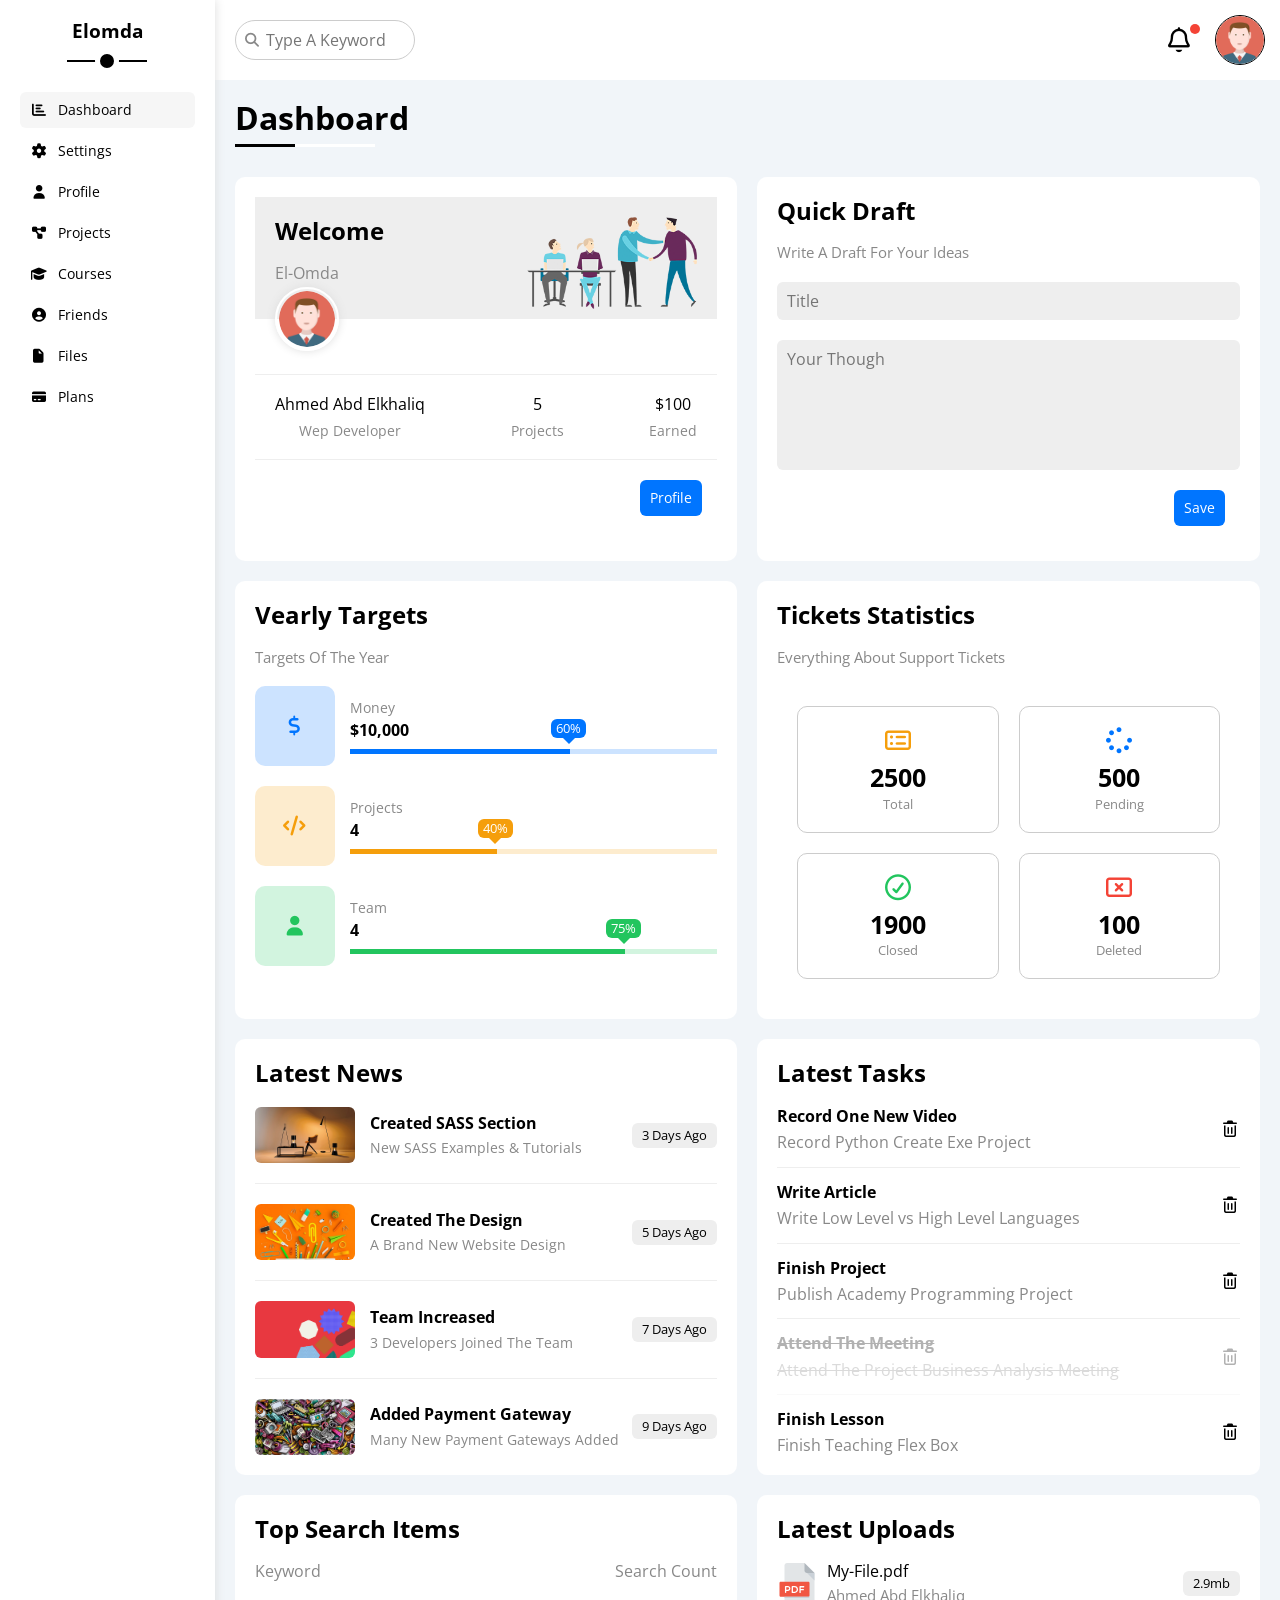
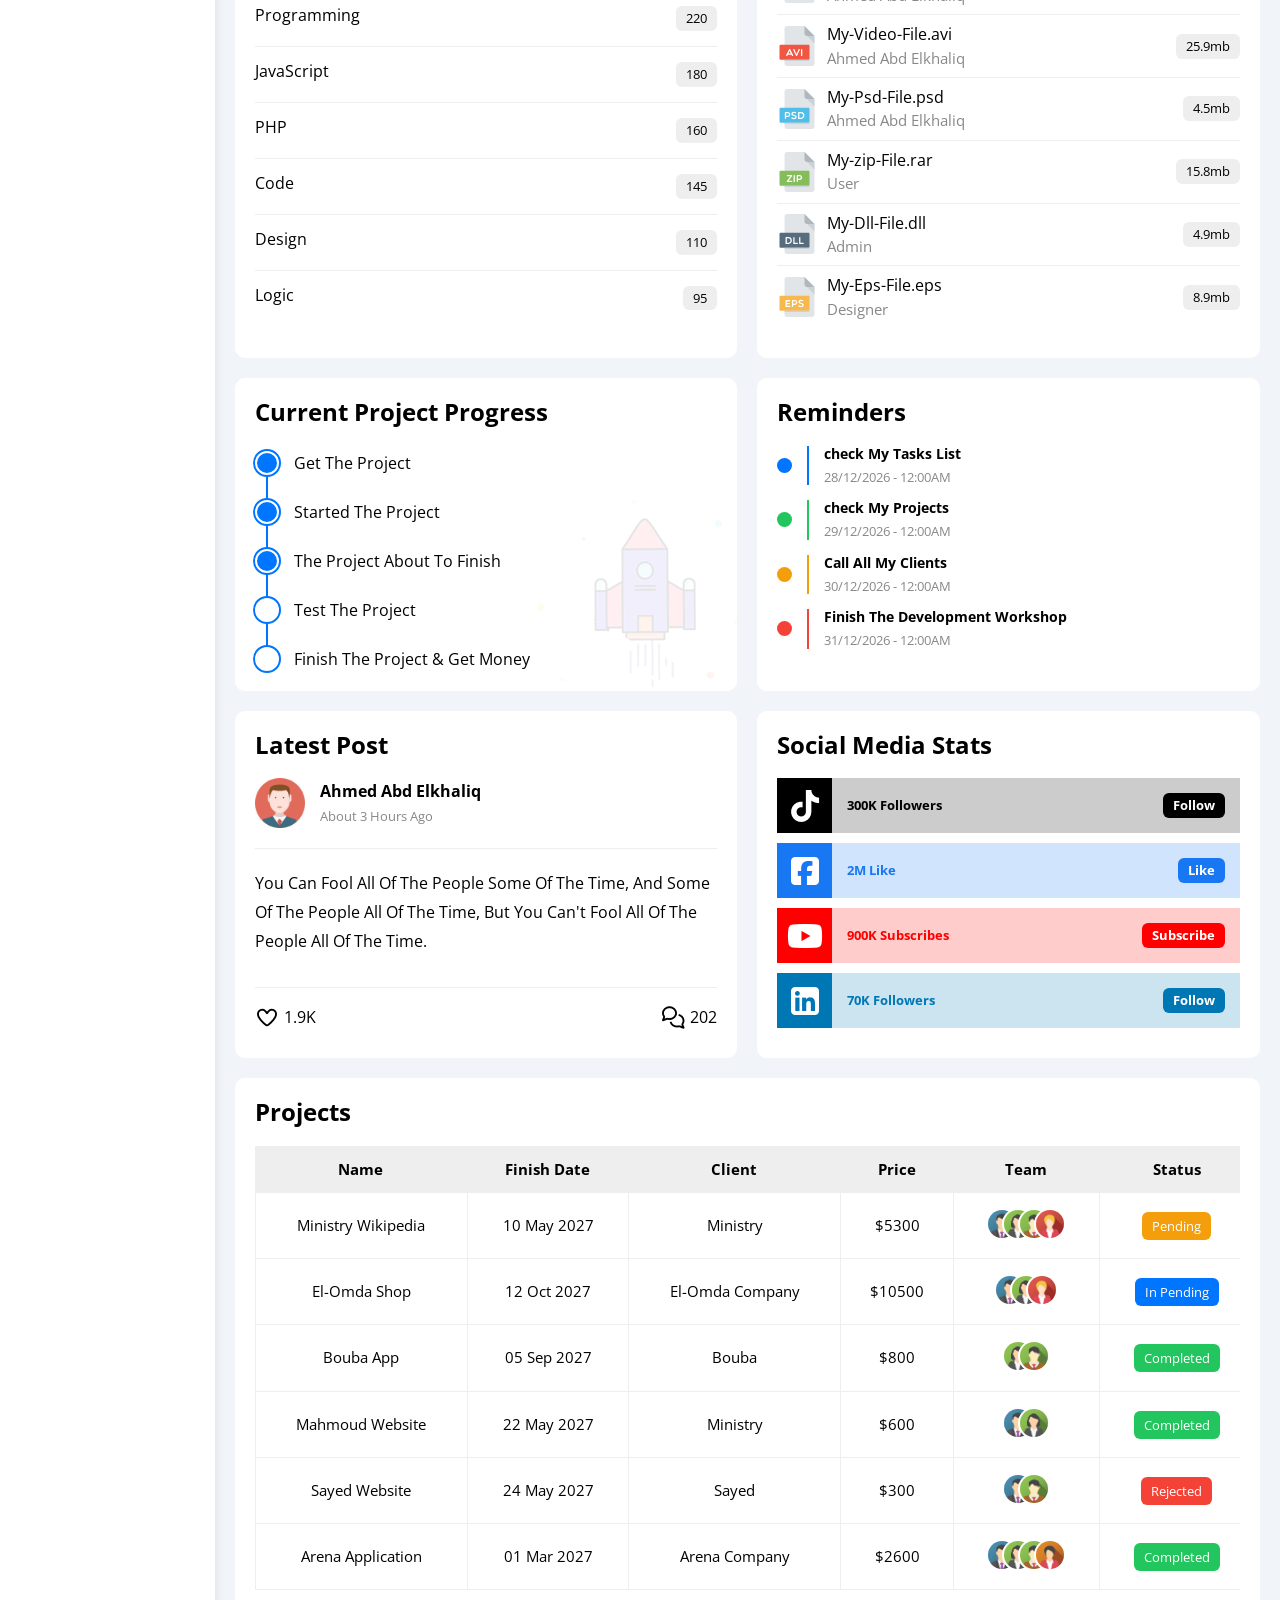
<file: index.html>
<!DOCTYPE html>
<html lang="en">
<head>
    <meta charset="UTF-8">
    <meta name="viewport" content="width=device-width, initial-scale=1.0">
    <title>Dashboard</title>
    <link rel="icon" href="images/logo.ico">
    <!-- main css file -->
    <link rel="stylesheet" href="css/dashboard.css">
    <!-- Font Awesome -->
    <link rel="stylesheet" href="css/all.min.css">
    <!-- Render All Elements Normally -->
    <link rel="stylesheet" href="css/normalize.css">
    
    <!-- Google Fonts -->
    <link rel="preconnect" href="https://fonts.googleapis.com">
    <link rel="preconnect" href="https://fonts.gstatic.com" crossorigin>
    <link href="https://fonts.googleapis.com/css2?family=Open+Sans:ital,wght@0,300..800;1,300..800&display=swap" rel="stylesheet">

</head>
<body>
    <div class="page">
        <div class="sidebar">
            <h3>Elomda</h3>
            <ul>
                <li>
                    <a class="active" href="index.html">
                        <i class="fa-solid fa-chart-bar fa-fw"></i>
                        <span>Dashboard</span>
                    </a>
                </li>
                <li>
                    <a href="settings.html">
                        <i class="fa-solid fa-gear fa-fw"></i>
                        <span>Settings</span>
                    </a>
                </li>
                <li>
                    <a href="profile.html">
                        <i class="fa-solid fa-user fa-fw"></i>
                        <span>Profile</span>
                    </a>
                </li>
                <li>
                    <a href="projects.html">
                        <i class="fa-solid fa-diagram-project fa-fw"></i>
                        <span>Projects</span>
                    </a>
                </li>
                <li>
                    <a href="courses.html">
                        <i class="fa-solid fa-graduation-cap fa-fw"></i>
                        <span>Courses</span>
                    </a>
                </li>
                <li>
                    <a href="friends.html">
                        <i class="fa-solid fa-circle-user fa-fw"></i>
                        <span>Friends</span>
                    </a>
                </li>
                <li>
                    <a href="files.html">
                        <i class="fa-solid fa-file fa-fw"></i>
                        <span>Files</span>
                    </a>
                </li>
                <li>
                    <a href="plans.html">
                        <i class="fa-solid fa-credit-card fa-fw"></i>
                        <span>Plans</span>
                    </a>
                </li>
            </ul>
        </div>
        <div class="content">
            <!-- Start Head -->
             <div class="head">
                <div class="search">
                    <input type="search" name="" id="" placeholder="Type A Keyword">
                </div>
                <div class="icons">
                    <span class="notification">
                        <i class="fa-regular fa-bell fa-lg"></i>
                    </span>
                    <img src="imgs/avatar.png" alt="">
                </div>
             </div>
            <!-- End Head -->
             <h1>Dashboard</h1>
             <div class="wrapper">
                <!-- Start welcome Widget -->
                <div class="welcome">
                    <div class="intro">
                        <div>
                            <h2>Welcome</h2>
                            <p>El-Omda</p>
                        </div>
                        <img src="imgs/welcome.png" alt="">
                    </div>
                    <img src="imgs/avatar.png" alt="" class="avatar">
                    <div class="body">
                        <div>Ahmed Abd Elkhaliq<span>Wep Developer</span></div>
                        <div>5<span>Projects</span></div>
                        <div>$100<span>Earned</span></div>
                    </div>
                    <a href="profile.html" class="visit">Profile</a>
                </div>
                <!-- End welcome Widget -->
                <!-- Start Quick Draft Widget -->
                <div class="quick-draft">
                    <h2>Quick Draft</h2>
                    <p>Write A Draft For Your Ideas</p>
                    <form action="">
                        <input type="text" placeholder="Title">
                        <textarea name="" id="" placeholder="Your Though"></textarea>
                        <input class="save" type="submit" value="Save">
                    </form>
                </div>
                <!-- End Quick Draft Widget -->
                <!-- Start Targets -->
                 <div class="targets">
                    <h2>Vearly Targets</h2>
                    <p>Targets Of The Year</p>
                    <div class="target-row blue">
                        <div class="icon">
                            <i class="fa-solid fa-dollar-sign fa-lg"></i>
                        </div>
                        <div class="details">
                            <span>Money</span>
                            <span>$10,000</span>
                            <div class="progress">
                                <span class="blue" style="width: 60%;">
                                    <span>60%</span>
                                </span>
                            </div>
                        </div>
                    </div>
                    <div class="target-row orange">
                        <div class="icon">
                            <i class="fa-solid fa-code fa-lg"></i>
                        </div>
                        <div class="details">
                            <span>Projects</span>
                            <span>4</span>
                            <div class="progress">
                                <span class="orange" style="width: 40%;">
                                    <span>40%</span>
                                </span>
                            </div>
                        </div>
                    </div>
                    <div class="target-row green">
                        <div class="icon">
                            <i class="fa-solid fa-user fa-lg"></i>
                        </div>
                        <div class="details">
                            <span>Team</span>
                            <span>4</span>
                            <div class="progress">
                                <span class="green" style="width: 75%;">
                                    <span>75%</span>
                                </span>
                            </div>
                        </div>
                    </div>
                 </div>
                <!-- End Targets -->
                <!-- Start Tickets -->
                 <div class="tickets">
                    <h2>Tickets Statistics</h2>
                    <p>Everything About Support Tickets</p>
                    <div class="tickets">
                        <div class="box">
                            <div class="ticket">
                                <i class="fa-regular fa-rectangle-list fa-2x orange"></i>
                                <span>2500</span>
                                Total
                            </div>
                            <div class="ticket">
                                <i class="fa-solid fa-spinner fa-2x blue"></i>
                                <span>500</span>
                                Pending
                            </div>
                            <div class="ticket">
                                <i class="fa-regular fa-circle-check fa-2x green"></i>
                                <span>1900</span>
                                Closed
                            </div>
                            <div class="ticket">
                                <i class="fa-regular fa-rectangle-xmark fa-2x rad"></i>
                                <span>100</span>
                                Deleted
                            </div>
                        </div>
                    </div>
                 </div>
                <!-- End Tickets -->
                <!-- Start Latest News -->
                 <div class="latest-news">
                    <h2>Latest News</h2>
                    <div class="news-row">
                        <img src="imgs/news-01.png" alt="">
                        <div class="info">
                            <h3>Created SASS Section</h3>
                            <p>New SASS Examples & Tutorials</p>
                        </div>
                        <span>3 Days Ago</span>
                    </div>
                    <div class="news-row">
                        <img src="imgs/news-02.png" alt="">
                        <div class="info">
                            <h3>Created The Design</h3>
                            <p>A Brand New Website Design</p>
                        </div>
                        <span>5 Days Ago</span>
                    </div>
                    <div class="news-row">
                        <img src="imgs/news-03.png" alt="">
                        <div class="info">
                            <h3>Team Increased</h3>
                            <p>3 Developers Joined The Team</p>
                        </div>
                        <span>7 Days Ago</span>
                    </div>
                    <div class="news-row">
                        <img src="imgs/news-04.png" alt="">
                        <div class="info">
                            <h3>Added Payment Gateway</h3>
                            <p>Many New Payment Gateways Added</p>
                        </div>
                        <span>9 Days Ago</span>
                    </div>
                 </div>
                <!-- End Latest News -->
                <!-- Start Latest Tasks -->
                 <div class="latest-tasks">
                    <h2>Latest Tasks</h2>
                    <div class="task-row">
                        <div class="info">
                            <h3>Record One New Video</h3>
                            <p>Record Python Create Exe Project</p>
                        </div>
                        <i class="fa-regular fa-trash-can delete"></i>
                    </div>
                    <div class="task-row">
                        <div class="info">
                            <h3>Write Article</h3>
                            <p>Write Low Level vs High Level Languages</p>
                        </div>
                        <i class="fa-regular fa-trash-can delete"></i>
                    </div>
                    <div class="task-row">
                        <div class="info">
                            <h3>Finish Project</h3>
                            <p>Publish Academy Programming Project</p>
                        </div>
                        <i class="fa-regular fa-trash-can delete"></i>
                    </div>
                    <div class="task-row done">
                        <div class="info">
                            <h3>Attend The Meeting</h3>
                            <p>Attend The Project Business Analysis Meeting</p>
                        </div>
                        <i class="fa-regular fa-trash-can delete"></i>
                    </div>
                    <div class="task-row">
                        <div class="info">
                            <h3>Finish Lesson</h3>
                            <p>Finish Teaching Flex Box</p>
                        </div>
                        <i class="fa-regular fa-trash-can delete"></i>
                    </div>
                 </div>
                <!-- End Latest Tasks -->
                <!-- Start Top Search -->
                 <div class="top-search">
                    <h2>Top Search Items</h2>
                    <div class="items-head">
                        <div>Keyword</div>
                        <div>Search Count</div>
                    </div>
                    <div class="items">
                        <span>Programming</span>
                        <span>220</span>
                    </div>
                    <div class="items">
                        <span>JavaScript</span>
                        <span>180</span>
                    </div>
                    <div class="items">
                        <span>PHP</span>
                        <span>160</span>
                    </div>
                    <div class="items">
                        <span>Code</span>
                        <span>145</span>
                    </div>
                    <div class="items">
                        <span>Design</span>
                        <span>110</span>
                    </div>
                    <div class="items">
                        <span>Logic</span>
                        <span>95</span>
                    </div>
                 </div>
                <!-- End Top Search -->
                <!-- Start Latest Uploads -->
                 <div class="latest-uploads">
                    <h2>Latest Uploads</h2>
                    <ul>
                        <li>
                            <div>
                                <img src="imgs/pdf.svg" alt="">
                                <div>
                                    <span>My-File.pdf</span>
                                    <span>Ahmed Abd Elkhaliq</span>
                                </div>
                            </div>
                            <div>
                                2.9mb
                            </div>
                        </li>
                        <li>
                            <div>
                                <img src="imgs/avi.svg" alt="">
                                <div>
                                    <span>My-Video-File.avi</span>
                                    <span>Ahmed Abd Elkhaliq</span>
                                </div>
                            </div>
                            <div>
                                25.9mb
                            </div>
                        </li>
                        <li>
                            <div>
                                <img src="imgs/psd.svg" alt="">
                                <div>
                                    <span>My-Psd-File.psd</span>
                                    <span>Ahmed Abd Elkhaliq</span>
                                </div>
                            </div>
                            <div>
                                4.5mb
                            </div>
                        </li>
                        <li>
                            <div>
                                <img src="imgs/zip.svg" alt="">
                                <div>
                                    <span>My-zip-File.rar</span>
                                    <span>User</span>
                                </div>
                            </div>
                            <div>
                                15.8mb
                            </div>
                        </li>
                        <li>
                            <div>
                                <img src="imgs/dll.svg" alt="">
                                <div>
                                    <span>My-Dll-File.dll</span>
                                    <span>Admin</span>
                                </div>
                            </div>
                            <div>
                                4.9mb
                            </div>
                        </li>
                        <li>
                            <div>
                                <img src="imgs/eps.svg" alt="">
                                <div>
                                    <span>My-Eps-File.eps</span>
                                    <span>Designer</span>
                                </div>
                            </div>
                            <div>
                                8.9mb
                            </div>
                        </li>
                    </ul>
                 </div>
                <!-- End Latest Uploads -->
                <!-- Start Current Project -->
                 <div class="current-project">
                    <h2>Current Project Progress</h2>
                    <ul>
                        <li class="done">Get The Project</li>
                        <li class="done">Started The Project</li>
                        <li class="done">The Project About To Finish</li>
                        <li class="current">Test The Project</li>
                        <li>Finish The Project & Get Money</li>
                    </ul>
                    <img src="imgs/project.png" alt="">
                 </div>
                <!-- End Current Project -->
                <!-- Start Reminders -->
                 <div class="reminders">
                    <h2>Reminders</h2>
                    <ul>
                        <li>
                            <span class="blue"></span>
                            <div class="blue">
                                <p>check My Tasks List</p>
                                <span>28/12/2026 - 12:00AM</span>
                            </div>
                        </li>
                        <li>
                            <span class="green"></span>
                            <div class="green">
                                <p>check My Projects</p>
                                <span>29/12/2026 - 12:00AM</span>
                            </div>
                        </li>
                        <li>
                            <span class="orange"></span>
                            <div class="orange">
                                <p>Call All My Clients</p>
                                <span>30/12/2026 - 12:00AM</span>
                            </div>
                        </li>
                        <li>
                            <span class="red"></span>
                            <div class="red">
                                <p>Finish The Development Workshop</p>
                                <span>31/12/2026 - 12:00AM</span>
                            </div>
                        </li>
                    </ul>
                 </div>
                <!-- End Reminders -->
                <!-- Start Latest Post -->
                 <div class="latest-post">
                    <h2>Latest Post</h2>
                    <div class="top">
                        <img src="imgs/avatar.png" alt="">
                        <div class="info">
                            <span>Ahmed Abd Elkhaliq</span>
                            <span>About 3 Hours Ago</span>
                        </div>
                    </div>
                    <div class="post-content">
                        You can fool all of the people some of the time, and some of the people all of the time, but you can't fool all of the people all of the time.
                    </div>
                    <div class="post-stats">
                        <div>
                            <i class="fa-regular fa-heart fa-lg"></i>
                            <span>1.9K</span>
                        </div>
                        <div>
                            <i class="fa-regular fa-comments fa-lg"></i>
                            <span>202</span>
                        </div>
                    </div>
                 </div>
                <!-- End Latest Post -->
                <!-- Start Social Media -->
                 <div class="social-media">
                    <h2>Social Media Stats</h2>
                    <div class="box tiktok">
                        <i class="fa-brands fa-tiktok fa-2x"></i>
                        <span>300K Followers</span>
                        <a href="#">Follow</a>
                    </div>
                    <div class="box fasebook">
                        <i class="fa-brands fa-square-facebook fa-2x"></i>
                        <span>2M Like</span>
                        <a href="#">Like</a>
                    </div>
                    <div class="box youtube">
                        <i class="fa-brands fa-youtube fa-2x"></i>
                        <span>900K Subscribes</span>
                        <a href="#">Subscribe</a>
                    </div>
                    <div class="box linkedin">
                        <i class="fa-brands fa-square-linkedin fa-2x"></i>
                        <span>70K Followers</span>
                        <a href="#">Follow</a>
                    </div>
                 </div>
                <!-- End Social Media -->


             </div>
            <!-- Start Projects Table -->
             <div class="projects">
                <h2>Projects</h2>
                <div class="responsive-table">
                    <table>
                        <thead>
                            <tr>
                                <td>Name</td>
                                <td>Finish Date</td>
                                <td>Client</td>
                                <td>Price</td>
                                <td>Team</td>
                                <td>Status</td>
                            </tr>
                        </thead>
                        <tbody>
                            <tr>
                                <td>Ministry Wikipedia</td>
                                <td>10 May 2027</td>
                                <td>Ministry</td>
                                <td>$5300</td>
                                <td>
                                    <img src="imgs/team-01.png" alt="">
                                    <img src="imgs/team-02.png" alt="">
                                    <img src="imgs/team-03.png" alt="">
                                    <img src="imgs/team-05.png" alt="">
                                </td>
                                <td>
                                    <span class="label pending">Pending</span>
                                </td>
                            </tr>
                            <tr>
                                <td>El-Omda Shop</td>
                                <td>12 Oct 2027</td>
                                <td>El-Omda Company</td>
                                <td>$10500</td>
                                <td>
                                    <img src="imgs/team-01.png" alt="">
                                    <img src="imgs/team-02.png" alt="">
                                    <img src="imgs/team-05.png" alt="">
                                </td>
                                <td>
                                    <span class="label in-progress">In Pending</span>
                                </td>
                            </tr>
                            <tr>
                                <td>Bouba App</td>
                                <td>05 Sep 2027</td>
                                <td>Bouba</td>
                                <td>$800</td>
                                <td>
                                    <img src="imgs/team-02.png" alt="">
                                    <img src="imgs/team-03.png" alt="">
                                </td>
                                <td>
                                    <span class="label completed">Completed</span>
                                </td>
                            </tr>
                            <tr>
                                <td>Mahmoud Website</td>
                                <td>22 May 2027</td>
                                <td>Ministry</td>
                                <td>$600</td>
                                <td>
                                    <img src="imgs/team-01.png" alt="">
                                    <img src="imgs/team-02.png" alt="">
                                </td>
                                <td>
                                    <span class="label completed">Completed</span>
                                </td>
                            </tr>
                            <tr>
                                <td>Sayed Website</td>
                                <td>24 May 2027</td>
                                <td>Sayed</td>
                                <td>$300</td>
                                <td>
                                    <img src="imgs/team-01.png" alt="">
                                    <img src="imgs/team-03.png" alt="">
                                </td>
                                <td>
                                    <span class="label rejected">Rejected</span>
                                </td>
                            </tr>
                            <tr>
                                <td>Arena Application</td>
                                <td>01 Mar 2027</td>
                                <td>Arena Company</td>
                                <td>$2600</td>
                                <td>
                                    <img src="imgs/team-01.png" alt="">
                                    <img src="imgs/team-02.png" alt="">
                                    <img src="imgs/team-03.png" alt="">
                                    <img src="imgs/team-04.png" alt="">
                                </td>
                                <td>
                                    <span class="label completed">Completed</span>
                                </td>
                            </tr>
                        </tbody>
                    </table>
                </div>
             </div>
            <!-- End Projects Table -->
        </div>
    </div>
</body>
</html>
</file>
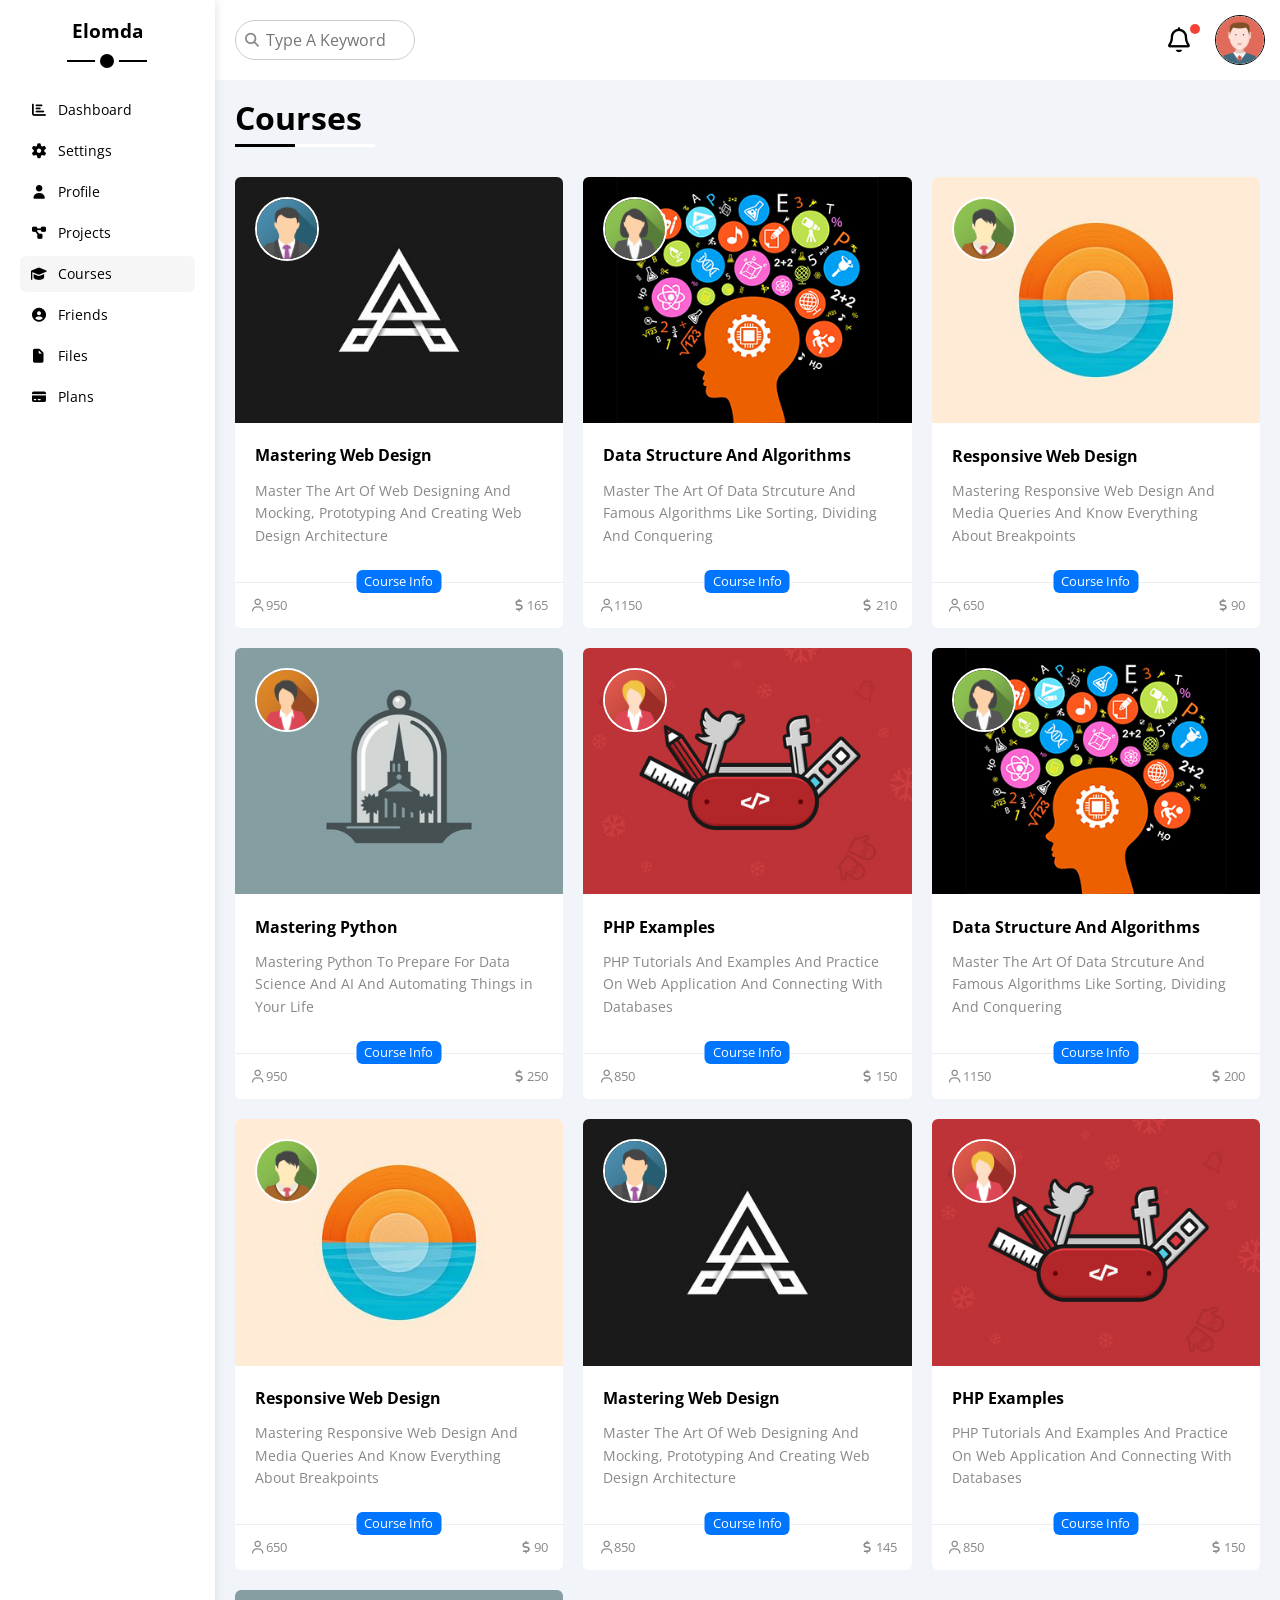
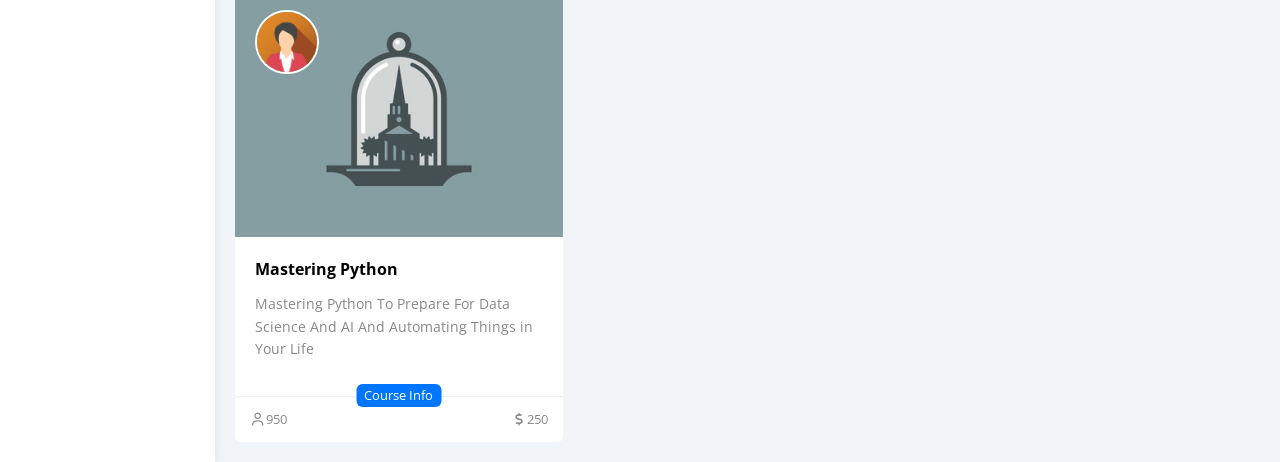
<file: courses.html>
<!DOCTYPE html>
<html lang="en">
    <head>
        <meta charset="UTF-8">
        <meta name="viewport" content="width=device-width, initial-scale=1.0">
        <title>Courses</title>
        <link rel="icon" href="images/logo.ico">
        <!-- main css file -->
        <link rel="stylesheet" href="css/dashboard.css">
        <!-- Font Awesome -->
        <link rel="stylesheet" href="css/all.min.css">
        <!-- Render All Elements Normally -->
        <link rel="stylesheet" href="css/normalize.css">
        <!-- Google Fonts -->
        <link rel="preconnect" href="https://fonts.googleapis.com">
        <link rel="preconnect" href="https://fonts.gstatic.com" crossorigin>
        <link href="https://fonts.googleapis.com/css2?family=Open+Sans:ital,wght@0,300..800;1,300..800&display=swap" rel="stylesheet">

    </head>
    <body>
        <div class="page">
            <div class="sidebar">
                <h3>Elomda</h3>
                <ul>
                    <li>
                        <a href="index.html">
                            <i class="fa-solid fa-chart-bar fa-fw"></i>
                            <span>Dashboard</span>
                        </a>
                    </li>
                    <li>
                        <a href="settings.html">
                            <i class="fa-solid fa-gear fa-fw"></i>
                            <span>Settings</span>
                        </a>
                    </li>
                    <li>
                        <a href="profile.html">
                            <i class="fa-solid fa-user fa-fw"></i>
                            <span>Profile</span>
                        </a>
                    </li>
                    <li>
                        <a href="projects.html">
                            <i class="fa-solid fa-diagram-project fa-fw"></i>
                            <span>Projects</span>
                        </a>
                    </li>
                    <li>
                        <a class="active" href="courses.html">
                            <i class="fa-solid fa-graduation-cap fa-fw"></i>
                            <span>Courses</span>
                        </a>
                    </li>
                    <li>
                        <a href="friends.html">
                            <i class="fa-solid fa-circle-user fa-fw"></i>
                            <span>Friends</span>
                        </a>
                    </li>
                    <li>
                        <a href="files.html">
                            <i class="fa-solid fa-file fa-fw"></i>
                            <span>Files</span>
                        </a>
                    </li>
                    <li>
                        <a href="plans.html">
                            <i class="fa-solid fa-credit-card fa-fw"></i>
                            <span>Plans</span>
                        </a>
                    </li>
                </ul>
            </div>
            <div class="content">
                <!-- Start Head -->
                <div class="head">
                    <div class="search">
                        <input type="search" name="" id="" placeholder="Type A Keyword">
                    </div>
                    <div class="icons">
                        <span class="notification">
                            <i class="fa-regular fa-bell fa-lg"></i>
                        </span>
                        <img src="imgs/avatar.png" alt="">
                    </div>
                </div>
                <!-- End Head -->
                <h1>Courses</h1>
                <!-- Start Courses Page -->
                <div class="courses-page">
                    <div class="course">
                        <img class="cover" src="imgs/course-01.jpg" alt="">
                        <img class="instructor" src="imgs/team-01.png" alt="">
                        <div class="description">
                            <h4>Mastering Web Design</h4>
                            <p>Master The Art Of Web Designing And Mocking, Prototyping And Creating Web Design Architecture</p>
                        </div>
                        <div class="info">
                            <span class="title">Course Info</span>
                            <span><i class="fa-regular fa-user"></i>950</span>
                            <span><i class="fa-solid fa-dollar-sign"></i>165</span>
                        </div>
                    </div>
                    <div class="course">
                        <img class="cover" src="imgs/course-02.jpg" alt="">
                        <img class="instructor" src="imgs/team-02.png" alt="">
                        <div class="description">
                            <h4>Data Structure And Algorithms</h4>
                            <p>Master The Art Of Data Strcuture And Famous Algorithms Like Sorting, Dividing And Conquering</p>
                        </div>
                        <div class="info">
                            <span class="title">Course Info</span>
                            <span><i class="fa-regular fa-user"></i>1150</span>
                            <span><i class="fa-solid fa-dollar-sign"></i>210</span>
                        </div>
                    </div>
                    <div class="course">
                        <img class="cover" src="imgs/course-03.jpg" alt="">
                        <img class="instructor" src="imgs/team-03.png" alt="">
                        <div class="description">
                            <h4>Responsive Web Design</h4>
                            <p>Mastering Responsive Web Design And Media Queries And Know Everything About Breakpoints</p>
                        </div>
                        <div class="info">
                            <span class="title">Course Info</span>
                            <span><i class="fa-regular fa-user"></i>650</span>
                            <span><i class="fa-solid fa-dollar-sign"></i>90</span>
                        </div>
                    </div>
                    <div class="course">
                        <img class="cover" src="imgs/course-04.jpg" alt="">
                        <img class="instructor" src="imgs/team-04.png" alt="">
                        <div class="description">
                            <h4>Mastering Python</h4>
                            <p>Mastering Python To Prepare For Data Science And AI And Automating Things in Your Life</p>
                        </div>
                        <div class="info">
                            <span class="title">Course Info</span>
                            <span><i class="fa-regular fa-user"></i>950</span>
                            <span><i class="fa-solid fa-dollar-sign"></i>250</span>
                        </div>
                    </div>
                    <div class="course">
                        <img class="cover" src="imgs/course-05.jpg" alt="">
                        <img class="instructor" src="imgs/team-05.png" alt="">
                        <div class="description">
                            <h4>PHP Examples</h4>
                            <p>PHP Tutorials And Examples And Practice On Web Application And Connecting With Databases</p>
                        </div>
                        <div class="info">
                            <span class="title">Course Info</span>
                            <span><i class="fa-regular fa-user"></i>850</span>
                            <span><i class="fa-solid fa-dollar-sign"></i>150</span>
                        </div>
                    </div>
                    <div class="course">
                        <img class="cover" src="imgs/course-02.jpg" alt="">
                        <img class="instructor" src="imgs/team-02.png" alt="">
                        <div class="description">
                            <h4>Data Structure And Algorithms</h4>
                            <p>Master The Art Of Data Strcuture And Famous Algorithms Like Sorting, Dividing And Conquering</p>
                        </div>
                        <div class="info">
                            <span class="title">Course Info</span>
                            <span><i class="fa-regular fa-user"></i>1150</span>
                            <span><i class="fa-solid fa-dollar-sign"></i>200</span>
                        </div>
                    </div>
                    <div class="course">
                        <img class="cover" src="imgs/course-03.jpg" alt="">
                        <img class="instructor" src="imgs/team-03.png" alt="">
                        <div class="description">
                            <h4>Responsive Web Design</h4>
                            <p>Mastering Responsive Web Design And Media Queries And Know Everything About Breakpoints</p>
                        </div>
                        <div class="info">
                            <span class="title">Course Info</span>
                            <span><i class="fa-regular fa-user"></i>650</span>
                            <span><i class="fa-solid fa-dollar-sign"></i>90</span>
                        </div>
                    </div>
                    <div class="course">
                        <img class="cover" src="imgs/course-01.jpg" alt="">
                        <img class="instructor" src="imgs/team-01.png" alt="">
                        <div class="description">
                            <h4>Mastering Web Design</h4>
                            <p>Master The Art Of Web Designing And Mocking, Prototyping And Creating Web Design Architecture</p>
                        </div>
                        <div class="info">
                            <span class="title">Course Info</span>
                            <span><i class="fa-regular fa-user"></i>850</span>
                            <span><i class="fa-solid fa-dollar-sign"></i>145</span>
                        </div>
                    </div>
                    <div class="course">
                        <img class="cover" src="imgs/course-05.jpg" alt="">
                        <img class="instructor" src="imgs/team-05.png" alt="">
                        <div class="description">
                            <h4>PHP Examples</h4>
                            <p>PHP Tutorials And Examples And Practice On Web Application And Connecting With Databases</p>
                        </div>
                        <div class="info">
                            <span class="title">Course Info</span>
                            <span><i class="fa-regular fa-user"></i>850</span>
                            <span><i class="fa-solid fa-dollar-sign"></i>150</span>
                        </div>
                    </div>
                    <div class="course">
                        <img class="cover" src="imgs/course-04.jpg" alt="">
                        <img class="instructor" src="imgs/team-04.png" alt="">
                        <div class="description">
                            <h4>Mastering Python</h4>
                            <p>Mastering Python To Prepare For Data Science And AI And Automating Things in Your Life</p>
                        </div>
                        <div class="info">
                            <span class="title">Course Info</span>
                            <span><i class="fa-regular fa-user"></i>950</span>
                            <span><i class="fa-solid fa-dollar-sign"></i>250</span>
                        </div>
                    </div>
                </div>
                <!-- End Courses Page -->
            </div>
        </div>
    </body>
</html>
</file>
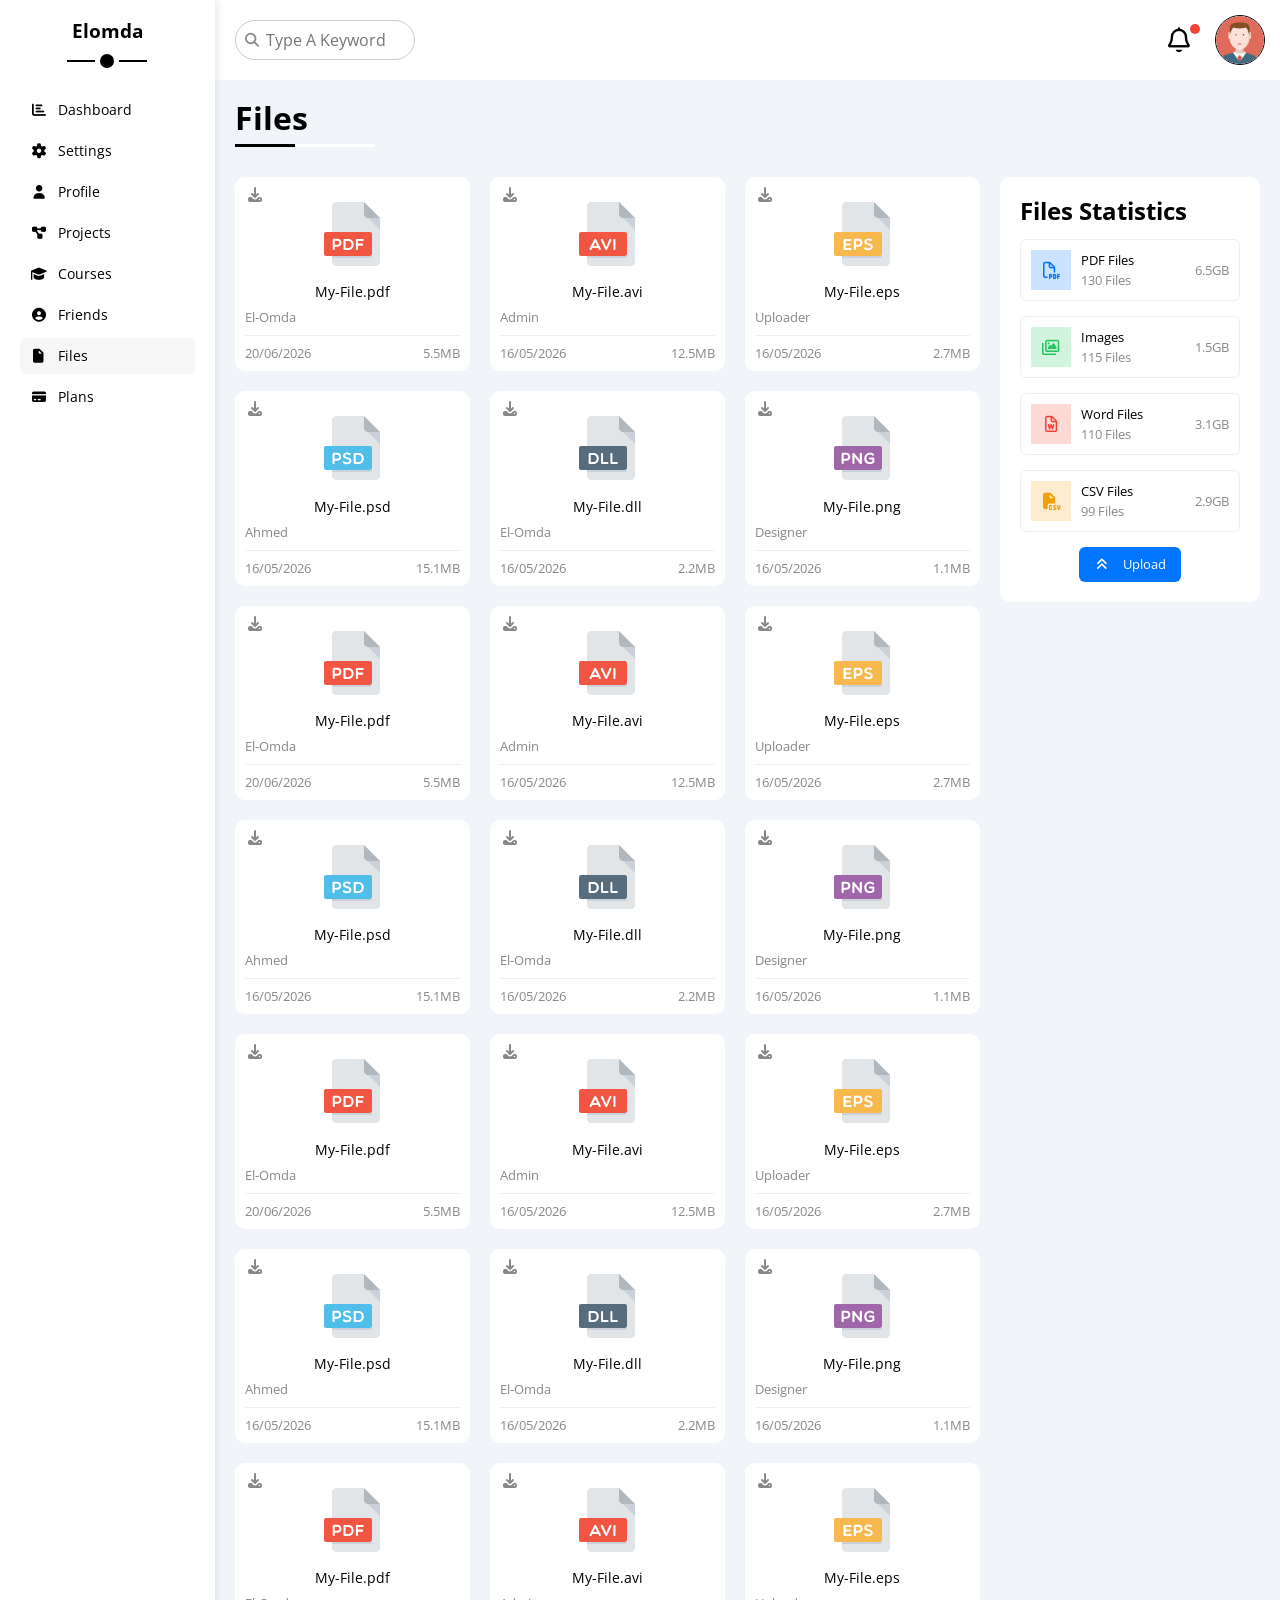
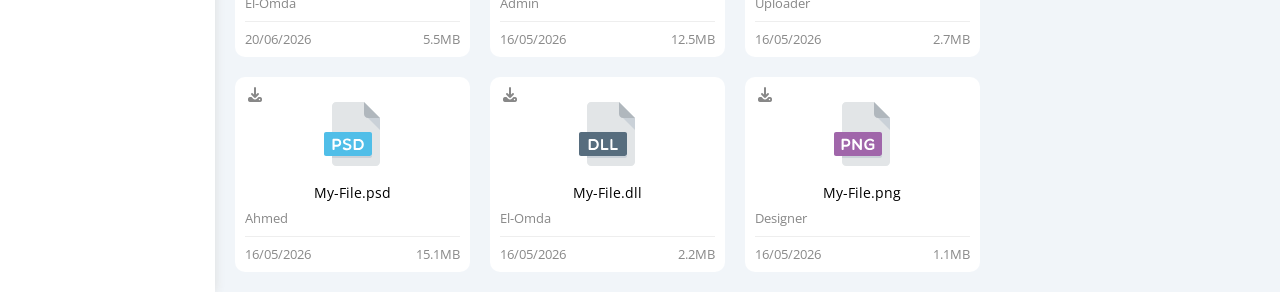
<file: files.html>
<!DOCTYPE html>
<html lang="en">
    <head>
        <meta charset="UTF-8">
        <meta name="viewport" content="width=device-width, initial-scale=1.0">
        <title>Files</title>
        <link rel="icon" href="images/logo.ico">
        <!-- main css file -->
        <link rel="stylesheet" href="css/dashboard.css">
        <!-- Font Awesome -->
        <link rel="stylesheet" href="css/all.min.css">
        <!-- Render All Elements Normally -->
        <link rel="stylesheet" href="css/normalize.css">
        <!-- Google Fonts -->
        <link rel="preconnect" href="https://fonts.googleapis.com">
        <link rel="preconnect" href="https://fonts.gstatic.com" crossorigin>
        <link href="https://fonts.googleapis.com/css2?family=Open+Sans:ital,wght@0,300..800;1,300..800&display=swap" rel="stylesheet">

    </head>
    <body>
        <div class="page">
            <div class="sidebar">
                <h3>Elomda</h3>
                <ul>
                    <li>
                        <a href="index.html">
                            <i class="fa-solid fa-chart-bar fa-fw"></i>
                            <span>Dashboard</span>
                        </a>
                    </li>
                    <li>
                        <a href="settings.html">
                            <i class="fa-solid fa-gear fa-fw"></i>
                            <span>Settings</span>
                        </a>
                    </li>
                    <li>
                        <a href="profile.html">
                            <i class="fa-solid fa-user fa-fw"></i>
                            <span>Profile</span>
                        </a>
                    </li>
                    <li>
                        <a href="projects.html">
                            <i class="fa-solid fa-diagram-project fa-fw"></i>
                            <span>Projects</span>
                        </a>
                    </li>
                    <li>
                        <a href="courses.html">
                            <i class="fa-solid fa-graduation-cap fa-fw"></i>
                            <span>Courses</span>
                        </a>
                    </li>
                    <li>
                        <a href="friends.html">
                            <i class="fa-solid fa-circle-user fa-fw"></i>
                            <span>Friends</span>
                        </a>
                    </li>
                    <li>
                        <a class="active" href="files.html">
                            <i class="fa-solid fa-file fa-fw"></i>
                            <span>Files</span>
                        </a>
                    </li>
                    <li>
                        <a href="plans.html">
                            <i class="fa-solid fa-credit-card fa-fw"></i>
                            <span>Plans</span>
                        </a>
                    </li>
                </ul>
            </div>
            <div class="content">
                <!-- Start Head -->
                <div class="head">
                    <div class="search">
                        <input type="search" name="" id="" placeholder="Type A Keyword">
                    </div>
                    <div class="icons">
                        <span class="notification">
                            <i class="fa-regular fa-bell fa-lg"></i>
                        </span>
                        <img src="imgs/avatar.png" alt="">
                    </div>
                </div>
                <!-- End Head -->
                <h1>Files</h1>
                <!-- Start Files Page -->
                <div class="files-page">
                    <div class="files-stats">
                        <h2>Files Statistics</h2>
                        <div class="Statistics">
                            <i class="fa-regular fa-file-pdf fa-lg blue icon"></i>
                            <div class="info">
                                <span>PDF Files</span>
                                <span>130 Files</span>
                            </div>
                            <div class="size">6.5GB</div>
                        </div>
                        <div class="Statistics">
                            <i class="fa-regular fa-images fa-lg green icon"></i>
                            <div class="info">
                                <span>Images</span>
                                <span>115 Files</span>
                            </div>
                            <div class="size">1.5GB</div>
                        </div>
                        <div class="Statistics">
                            <i class="fa-regular fa-file-word fa-lg red icon"></i>
                            <div class="info">
                                <span>Word Files</span>
                                <span>110 Files</span>
                            </div>
                            <div class="size">3.1GB</div>
                        </div>
                        <div class="Statistics">
                            <i class="fa-solid fa-file-csv fa-lg orange icon"></i>
                            <div class="info">
                                <span>CSV Files</span>
                                <span>99 Files</span>
                            </div>
                            <div class="size">2.9GB</div>
                        </div>
                        <a href="#" class="upload">
                            <i class="fa-solid fa-angles-up"></i>
                            Upload
                        </a>
                    </div>
                    <div class="files-content">
                        <div class="box">
                            <i class="fa-solid fa-download"></i>
                            <div class="icon">
                                <img src="imgs/pdf.svg" alt="">
                            </div>
                            <div class="txt">My-File.pdf</div>
                            <p>El-Omda</p>
                            <div class="info">
                                <span>20/06/2026</span>
                                <span>5.5MB</span>
                            </div>
                        </div>
                        <div class="box">
                            <i class="fa-solid fa-download"></i>
                            <div class="icon">
                                <img src="imgs/avi.svg" alt="">
                            </div>
                            <div class="txt">My-File.avi</div>
                            <p>Admin</p>
                            <div class="info">
                                <span>16/05/2026</span>
                                <span>12.5MB</span>
                            </div>
                        </div>
                        <div class="box">
                            <i class="fa-solid fa-download"></i>
                            <div class="icon">
                                <img src="imgs/eps.svg" alt="">
                            </div>
                            <div class="txt">My-File.eps</div>
                            <p>Uploader</p>
                            <div class="info">
                                <span>16/05/2026</span>
                                <span>2.7MB</span>
                            </div>
                        </div>
                        <div class="box">
                            <i class="fa-solid fa-download"></i>
                            <div class="icon">
                                <img src="imgs/psd.svg" alt="">
                            </div>
                            <div class="txt">My-File.psd</div>
                            <p>Ahmed</p>
                            <div class="info">
                                <span>16/05/2026</span>
                                <span>15.1MB</span>
                            </div>
                        </div>
                        <div class="box">
                            <i class="fa-solid fa-download"></i>
                            <div class="icon">
                                <img src="imgs/dll.svg" alt="">
                            </div>
                            <div class="txt">My-File.dll</div>
                            <p>El-Omda</p>
                            <div class="info">
                                <span>16/05/2026</span>
                                <span>2.2MB</span>
                            </div>
                        </div>
                        <div class="box">
                            <i class="fa-solid fa-download"></i>
                            <div class="icon">
                                <img src="imgs/png.svg" alt="">
                            </div>
                            <div class="txt">My-File.png</div>
                            <p>Designer</p>
                            <div class="info">
                                <span>16/05/2026</span>
                                <span>1.1MB</span>
                            </div>
                        </div>
                        <div class="box">
                            <i class="fa-solid fa-download"></i>
                            <div class="icon">
                                <img src="imgs/pdf.svg" alt="">
                            </div>
                            <div class="txt">My-File.pdf</div>
                            <p>El-Omda</p>
                            <div class="info">
                                <span>20/06/2026</span>
                                <span>5.5MB</span>
                            </div>
                        </div>
                        <div class="box">
                            <i class="fa-solid fa-download"></i>
                            <div class="icon">
                                <img src="imgs/avi.svg" alt="">
                            </div>
                            <div class="txt">My-File.avi</div>
                            <p>Admin</p>
                            <div class="info">
                                <span>16/05/2026</span>
                                <span>12.5MB</span>
                            </div>
                        </div>
                        <div class="box">
                            <i class="fa-solid fa-download"></i>
                            <div class="icon">
                                <img src="imgs/eps.svg" alt="">
                            </div>
                            <div class="txt">My-File.eps</div>
                            <p>Uploader</p>
                            <div class="info">
                                <span>16/05/2026</span>
                                <span>2.7MB</span>
                            </div>
                        </div>
                        <div class="box">
                            <i class="fa-solid fa-download"></i>
                            <div class="icon">
                                <img src="imgs/psd.svg" alt="">
                            </div>
                            <div class="txt">My-File.psd</div>
                            <p>Ahmed</p>
                            <div class="info">
                                <span>16/05/2026</span>
                                <span>15.1MB</span>
                            </div>
                        </div>
                        <div class="box">
                            <i class="fa-solid fa-download"></i>
                            <div class="icon">
                                <img src="imgs/dll.svg" alt="">
                            </div>
                            <div class="txt">My-File.dll</div>
                            <p>El-Omda</p>
                            <div class="info">
                                <span>16/05/2026</span>
                                <span>2.2MB</span>
                            </div>
                        </div>
                        <div class="box">
                            <i class="fa-solid fa-download"></i>
                            <div class="icon">
                                <img src="imgs/png.svg" alt="">
                            </div>
                            <div class="txt">My-File.png</div>
                            <p>Designer</p>
                            <div class="info">
                                <span>16/05/2026</span>
                                <span>1.1MB</span>
                            </div>
                        </div>
                        <div class="box">
                            <i class="fa-solid fa-download"></i>
                            <div class="icon">
                                <img src="imgs/pdf.svg" alt="">
                            </div>
                            <div class="txt">My-File.pdf</div>
                            <p>El-Omda</p>
                            <div class="info">
                                <span>20/06/2026</span>
                                <span>5.5MB</span>
                            </div>
                        </div>
                        <div class="box">
                            <i class="fa-solid fa-download"></i>
                            <div class="icon">
                                <img src="imgs/avi.svg" alt="">
                            </div>
                            <div class="txt">My-File.avi</div>
                            <p>Admin</p>
                            <div class="info">
                                <span>16/05/2026</span>
                                <span>12.5MB</span>
                            </div>
                        </div>
                        <div class="box">
                            <i class="fa-solid fa-download"></i>
                            <div class="icon">
                                <img src="imgs/eps.svg" alt="">
                            </div>
                            <div class="txt">My-File.eps</div>
                            <p>Uploader</p>
                            <div class="info">
                                <span>16/05/2026</span>
                                <span>2.7MB</span>
                            </div>
                        </div>
                        <div class="box">
                            <i class="fa-solid fa-download"></i>
                            <div class="icon">
                                <img src="imgs/psd.svg" alt="">
                            </div>
                            <div class="txt">My-File.psd</div>
                            <p>Ahmed</p>
                            <div class="info">
                                <span>16/05/2026</span>
                                <span>15.1MB</span>
                            </div>
                        </div>
                        <div class="box">
                            <i class="fa-solid fa-download"></i>
                            <div class="icon">
                                <img src="imgs/dll.svg" alt="">
                            </div>
                            <div class="txt">My-File.dll</div>
                            <p>El-Omda</p>
                            <div class="info">
                                <span>16/05/2026</span>
                                <span>2.2MB</span>
                            </div>
                        </div>
                        <div class="box">
                            <i class="fa-solid fa-download"></i>
                            <div class="icon">
                                <img src="imgs/png.svg" alt="">
                            </div>
                            <div class="txt">My-File.png</div>
                            <p>Designer</p>
                            <div class="info">
                                <span>16/05/2026</span>
                                <span>1.1MB</span>
                            </div>
                        </div>
                        <div class="box">
                            <i class="fa-solid fa-download"></i>
                            <div class="icon">
                                <img src="imgs/pdf.svg" alt="">
                            </div>
                            <div class="txt">My-File.pdf</div>
                            <p>El-Omda</p>
                            <div class="info">
                                <span>20/06/2026</span>
                                <span>5.5MB</span>
                            </div>
                        </div>
                        <div class="box">
                            <i class="fa-solid fa-download"></i>
                            <div class="icon">
                                <img src="imgs/avi.svg" alt="">
                            </div>
                            <div class="txt">My-File.avi</div>
                            <p>Admin</p>
                            <div class="info">
                                <span>16/05/2026</span>
                                <span>12.5MB</span>
                            </div>
                        </div>
                        <div class="box">
                            <i class="fa-solid fa-download"></i>
                            <div class="icon">
                                <img src="imgs/eps.svg" alt="">
                            </div>
                            <div class="txt">My-File.eps</div>
                            <p>Uploader</p>
                            <div class="info">
                                <span>16/05/2026</span>
                                <span>2.7MB</span>
                            </div>
                        </div>
                        <div class="box">
                            <i class="fa-solid fa-download"></i>
                            <div class="icon">
                                <img src="imgs/psd.svg" alt="">
                            </div>
                            <div class="txt">My-File.psd</div>
                            <p>Ahmed</p>
                            <div class="info">
                                <span>16/05/2026</span>
                                <span>15.1MB</span>
                            </div>
                        </div>
                        <div class="box">
                            <i class="fa-solid fa-download"></i>
                            <div class="icon">
                                <img src="imgs/dll.svg" alt="">
                            </div>
                            <div class="txt">My-File.dll</div>
                            <p>El-Omda</p>
                            <div class="info">
                                <span>16/05/2026</span>
                                <span>2.2MB</span>
                            </div>
                        </div>
                        <div class="box">
                            <i class="fa-solid fa-download"></i>
                            <div class="icon">
                                <img src="imgs/png.svg" alt="">
                            </div>
                            <div class="txt">My-File.png</div>
                            <p>Designer</p>
                            <div class="info">
                                <span>16/05/2026</span>
                                <span>1.1MB</span>
                            </div>
                        </div>
                    </div>
                </div>
                <!-- End Files Page -->
            </div>
        </div>
    </body>
</html>
</file>
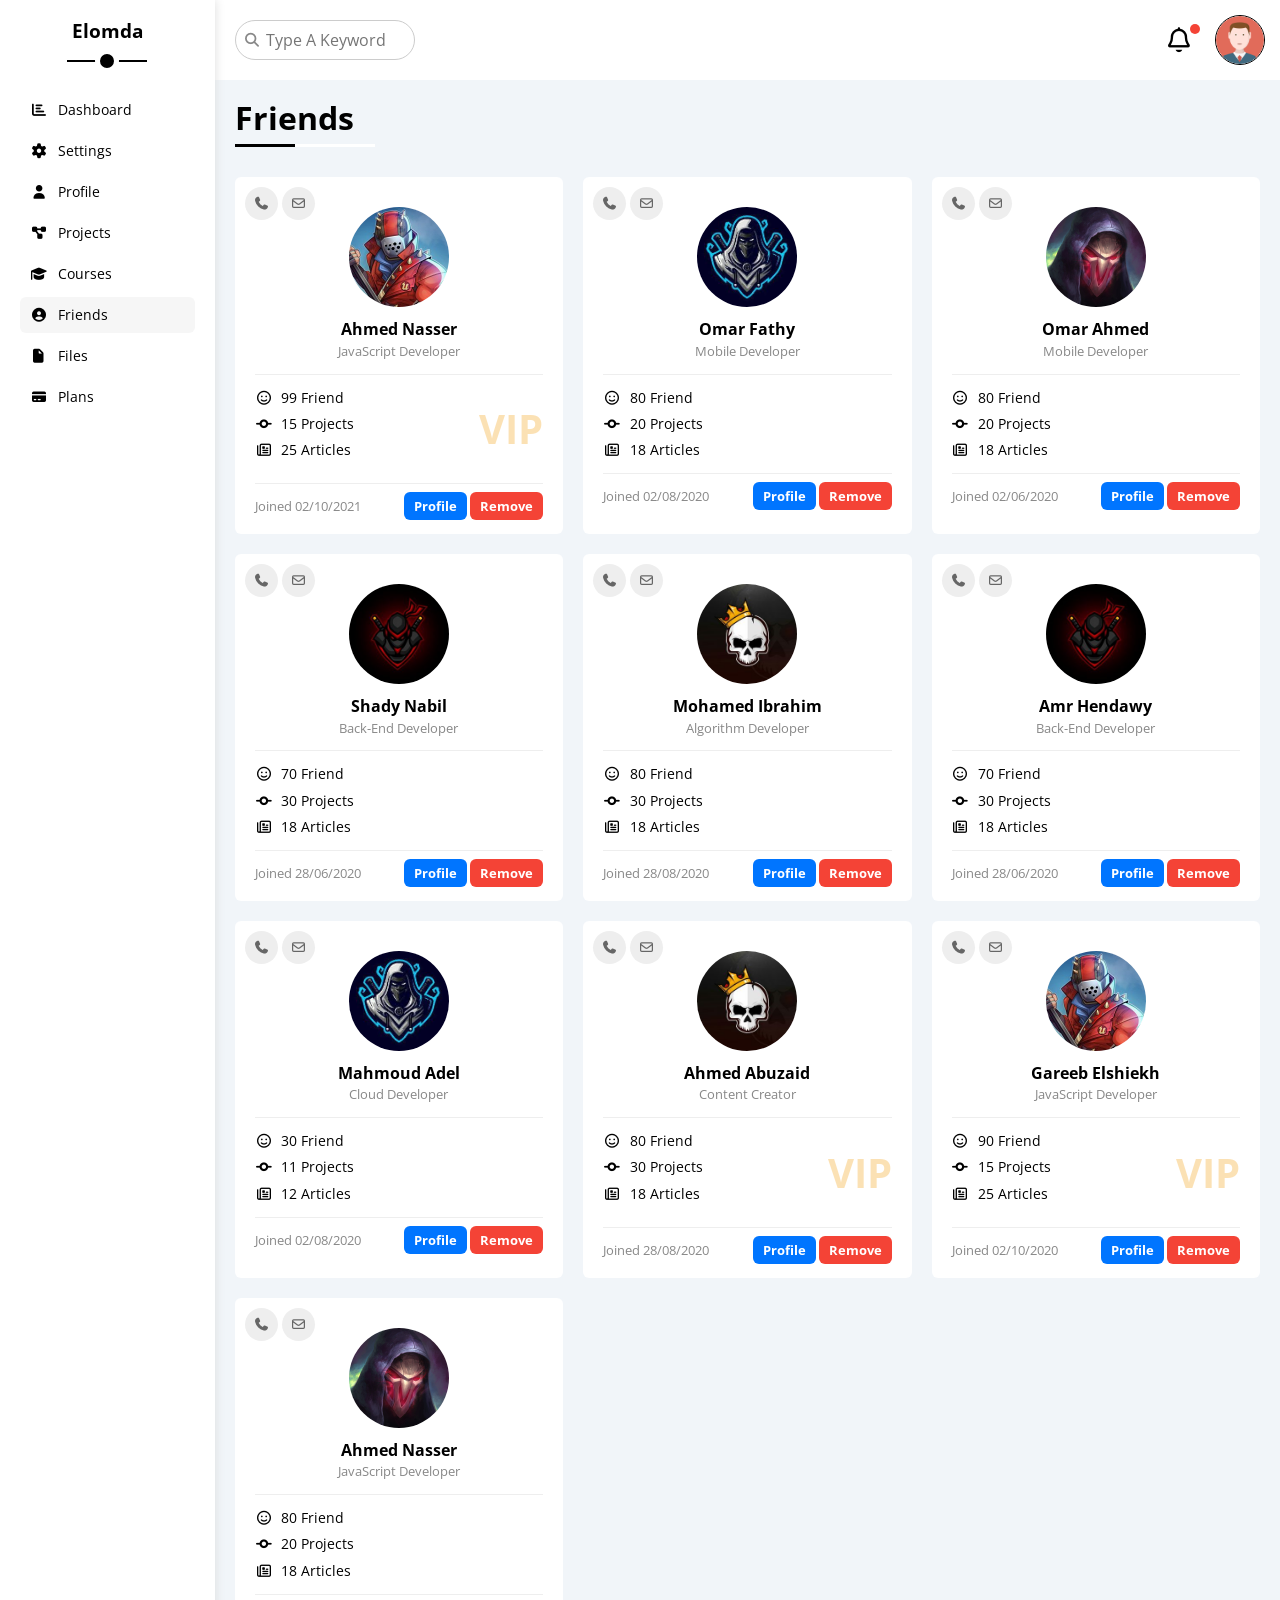
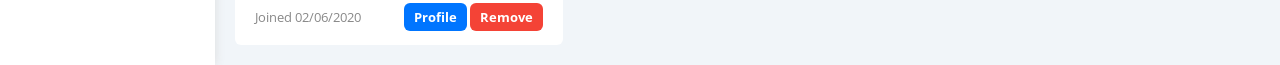
<file: friends.html>
<!DOCTYPE html>
<html lang="en">
    <head>
        <meta charset="UTF-8">
        <meta name="viewport" content="width=device-width, initial-scale=1.0">
        <title>Friends</title>
        <link rel="icon" href="images/logo.ico">
        <!-- main css file -->
        <link rel="stylesheet" href="css/dashboard.css">
        <!-- Font Awesome -->
        <link rel="stylesheet" href="css/all.min.css">
        <!-- Render All Elements Normally -->
        <link rel="stylesheet" href="css/normalize.css">
        <!-- Google Fonts -->
        <link rel="preconnect" href="https://fonts.googleapis.com">
        <link rel="preconnect" href="https://fonts.gstatic.com" crossorigin>
        <link href="https://fonts.googleapis.com/css2?family=Open+Sans:ital,wght@0,300..800;1,300..800&display=swap" rel="stylesheet">

    </head>
    <body>
        <div class="page">
            <div class="sidebar">
                <h3>Elomda</h3>
                <ul>
                    <li>
                        <a href="index.html">
                            <i class="fa-solid fa-chart-bar fa-fw"></i>
                            <span>Dashboard</span>
                        </a>
                    </li>
                    <li>
                        <a href="settings.html">
                            <i class="fa-solid fa-gear fa-fw"></i>
                            <span>Settings</span>
                        </a>
                    </li>
                    <li>
                        <a href="profile.html">
                            <i class="fa-solid fa-user fa-fw"></i>
                            <span>Profile</span>
                        </a>
                    </li>
                    <li>
                        <a href="projects.html">
                            <i class="fa-solid fa-diagram-project fa-fw"></i>
                            <span>Projects</span>
                        </a>
                    </li>
                    <li>
                        <a href="courses.html">
                            <i class="fa-solid fa-graduation-cap fa-fw"></i>
                            <span>Courses</span>
                        </a>
                    </li>
                    <li>
                        <a class="active" href="friends.html">
                            <i class="fa-solid fa-circle-user fa-fw"></i>
                            <span>Friends</span>
                        </a>
                    </li>
                    <li>
                        <a href="files.html">
                            <i class="fa-solid fa-file fa-fw"></i>
                            <span>Files</span>
                        </a>
                    </li>
                    <li>
                        <a href="plans.html">
                            <i class="fa-solid fa-credit-card fa-fw"></i>
                            <span>Plans</span>
                        </a>
                    </li>
                </ul>
            </div>
            <div class="content">
                <!-- Start Head -->
                <div class="head">
                    <div class="search">
                        <input type="search" name="" id="" placeholder="Type A Keyword">
                    </div>
                    <div class="icons">
                        <span class="notification">
                            <i class="fa-regular fa-bell fa-lg"></i>
                        </span>
                        <img src="imgs/avatar.png" alt="">
                    </div>
                </div>
                <!-- End Head -->
                <h1>Friends</h1>
                <!-- Start Friends Page -->
                <div class="friends-page">
                    <div class="friend">
                        <div class="contact">
                            <i class="fa-solid fa-phone"></i>
                            <i class="fa-regular fa-envelope"></i>
                        </div>
                        <div class="img">
                            <img src="imgs/friend-01.jpg" alt="">
                            <h4>Ahmed Nasser</h4>
                            <p>JavaScript Developer</p>
                        </div>
                        <div class="icons">
                            <div class="icon">
                                <i class="fa-regular fa-face-smile fa-fw"></i>
                                <span>99 Friend</span>
                            </div>
                            <div class="icon">
                                <i class="fa-solid fa-code-commit fa-fw"></i>
                                <span>15 Projects</span>
                            </div>
                            <div class="icon">
                                <i class="fa-regular fa-newspaper fa-fw"></i>
                                <span>25 Articles</span>
                            </div>
                            <span class="vip">VIP</span>
                        </div>
                        <div class="info">
                            <span>Joined 02/10/2021</span>
                            <div class="link">
                                <a href="#">Profile</a>
                                <a href="#">Remove</a>
                            </div>
                            
                        </div>
                    </div>
                    <div class="friend">
                        <div class="contact">
                            <i class="fa-solid fa-phone"></i>
                            <i class="fa-regular fa-envelope"></i>
                        </div>
                        <div class="img">
                            <img src="imgs/friend-02.jpg" alt="">
                            <h4>Omar Fathy</h4>
                            <p>Mobile Developer</p>
                        </div>
                        <div class="icons">
                            <div class="icon">
                                <i class="fa-regular fa-face-smile fa-fw"></i>
                                <span>80 Friend</span>
                            </div>
                            <div class="icon">
                                <i class="fa-solid fa-code-commit fa-fw"></i>
                                <span>20 Projects</span>
                            </div>
                            <div class="icon">
                                <i class="fa-regular fa-newspaper fa-fw"></i>
                                <span>18 Articles</span>
                            </div>
                        </div>
                        <div class="info">
                            <span>Joined 02/08/2020</span>
                            <div class="link">
                                <a href="#">Profile</a>
                                <a href="#">Remove</a>
                            </div>
                        </div>
                    </div>
                    <div class="friend">
                        <div class="contact">
                            <i class="fa-solid fa-phone"></i>
                            <i class="fa-regular fa-envelope"></i>
                        </div>
                        <div class="img">
                            <img src="imgs/friend-03.jpg" alt="">
                            <h4>Omar Ahmed</h4>
                            <p>Mobile Developer</p>
                        </div>
                        <div class="icons">
                            <div class="icon">
                                <i class="fa-regular fa-face-smile fa-fw"></i>
                                <span>80 Friend</span>
                            </div>
                            <div class="icon">
                                <i class="fa-solid fa-code-commit fa-fw"></i>
                                <span>20 Projects</span>
                            </div>
                            <div class="icon">
                                <i class="fa-regular fa-newspaper fa-fw"></i>
                                <span>18 Articles</span>
                            </div>
                        </div>
                        <div class="info">
                            <span>Joined 02/06/2020</span>
                            <div class="link">
                                <a href="#">Profile</a>
                                <a href="#">Remove</a>
                            </div>
                        </div>
                    </div>
                    <div class="friend">
                        <div class="contact">
                            <i class="fa-solid fa-phone"></i>
                            <i class="fa-regular fa-envelope"></i>
                        </div>
                        <div class="img">
                            <img src="imgs/friend-04.jpg" alt="">
                            <h4>Shady Nabil</h4>
                            <p>Back-End Developer</p>
                        </div>
                        <div class="icons">
                            <div class="icon">
                                <i class="fa-regular fa-face-smile fa-fw"></i>
                                <span>70 Friend</span>
                            </div>
                            <div class="icon">
                                <i class="fa-solid fa-code-commit fa-fw"></i>
                                <span>30 Projects</span>
                            </div>
                            <div class="icon">
                                <i class="fa-regular fa-newspaper fa-fw"></i>
                                <span>18 Articles</span>
                            </div>
                        </div>
                        <div class="info">
                            <span>Joined 28/06/2020</span>
                            <div class="link">
                                <a href="#">Profile</a>
                                <a href="#">Remove</a>
                            </div>
                        </div>
                    </div>
                    <div class="friend">
                        <div class="contact">
                            <i class="fa-solid fa-phone"></i>
                            <i class="fa-regular fa-envelope"></i>
                        </div>
                        <div class="img">
                            <img src="imgs/friend-05.jpg" alt="">
                            <h4>Mohamed Ibrahim</h4>
                            <p>Algorithm Developer</p>
                        </div>
                        <div class="icons">
                            <div class="icon">
                                <i class="fa-regular fa-face-smile fa-fw"></i>
                                <span>80 Friend</span>
                            </div>
                            <div class="icon">
                                <i class="fa-solid fa-code-commit fa-fw"></i>
                                <span>30 Projects</span>
                            </div>
                            <div class="icon">
                                <i class="fa-regular fa-newspaper fa-fw"></i>
                                <span>18 Articles</span>
                            </div>
                        </div>
                        <div class="info">
                            <span>Joined 28/08/2020</span>
                            <div class="link">
                                <a href="#">Profile</a>
                                <a href="#">Remove</a>
                            </div>
                        </div>
                    </div>
                    <div class="friend">
                        <div class="contact">
                            <i class="fa-solid fa-phone"></i>
                            <i class="fa-regular fa-envelope"></i>
                        </div>
                        <div class="img">
                            <img src="imgs/friend-04.jpg" alt="">
                            <h4>Amr Hendawy</h4>
                            <p>Back-End Developer</p>
                        </div>
                        <div class="icons">
                            <div class="icon">
                                <i class="fa-regular fa-face-smile fa-fw"></i>
                                <span>70 Friend</span>
                            </div>
                            <div class="icon">
                                <i class="fa-solid fa-code-commit fa-fw"></i>
                                <span>30 Projects</span>
                            </div>
                            <div class="icon">
                                <i class="fa-regular fa-newspaper fa-fw"></i>
                                <span>18 Articles</span>
                            </div>
                        </div>
                        <div class="info">
                            <span>Joined 28/06/2020</span>
                            <div class="link">
                                <a href="#">Profile</a>
                                <a href="#">Remove</a>
                            </div>
                        </div>
                    </div>
                    <div class="friend">
                        <div class="contact">
                            <i class="fa-solid fa-phone"></i>
                            <i class="fa-regular fa-envelope"></i>
                        </div>
                        <div class="img">
                            <img src="imgs/friend-02.jpg" alt="">
                            <h4>Mahmoud Adel</h4>
                            <p>Cloud Developer</p>
                        </div>
                        <div class="icons">
                            <div class="icon">
                                <i class="fa-regular fa-face-smile fa-fw"></i>
                                <span>30 Friend</span>
                            </div>
                            <div class="icon">
                                <i class="fa-solid fa-code-commit fa-fw"></i>
                                <span>11 Projects</span>
                            </div>
                            <div class="icon">
                                <i class="fa-regular fa-newspaper fa-fw"></i>
                                <span>12 Articles</span>
                            </div>
                        </div>
                        <div class="info">
                            <span>Joined 02/08/2020</span>
                            <div class="link">
                                <a href="#">Profile</a>
                                <a href="#">Remove</a>
                            </div>
                        </div>
                    </div>
                    <div class="friend">
                        <div class="contact">
                            <i class="fa-solid fa-phone"></i>
                            <i class="fa-regular fa-envelope"></i>
                        </div>
                        <div class="img">
                            <img src="imgs/friend-05.jpg" alt="">
                            <h4>Ahmed Abuzaid</h4>
                            <p>Content Creator</p>
                        </div>
                        <div class="icons">
                            <div class="icon">
                                <i class="fa-regular fa-face-smile fa-fw"></i>
                                <span>80 Friend</span>
                            </div>
                            <div class="icon">
                                <i class="fa-solid fa-code-commit fa-fw"></i>
                                <span>30 Projects</span>
                            </div>
                            <div class="icon">
                                <i class="fa-regular fa-newspaper fa-fw"></i>
                                <span>18 Articles</span>
                            </div>
                            <span class="vip">VIP</span>
                        </div>
                        <div class="info">
                            <span>Joined 28/08/2020</span>
                            <div class="link">
                                <a href="#">Profile</a>
                                <a href="#">Remove</a>
                            </div>
                        </div>
                    </div>
                    <div class="friend">
                        <div class="contact">
                            <i class="fa-solid fa-phone"></i>
                            <i class="fa-regular fa-envelope"></i>
                        </div>
                        <div class="img">
                            <img src="imgs/friend-01.jpg" alt="">
                            <h4>Gareeb Elshiekh</h4>
                            <p>JavaScript Developer</p>
                        </div>
                        <div class="icons">
                            <div class="icon">
                                <i class="fa-regular fa-face-smile fa-fw"></i>
                                <span>90 Friend</span>
                            </div>
                            <div class="icon">
                                <i class="fa-solid fa-code-commit fa-fw"></i>
                                <span>15 Projects</span>
                            </div>
                            <div class="icon">
                                <i class="fa-regular fa-newspaper fa-fw"></i>
                                <span>25 Articles</span>
                            </div>
                            <span class="vip">VIP</span>
                        </div>
                        <div class="info">
                            <span>Joined 02/10/2020</span>
                            <div class="link">
                                <a href="#">Profile</a>
                                <a href="#">Remove</a>
                            </div>
                        </div>
                    </div>
                    <div class="friend">
                        <div class="contact">
                            <i class="fa-solid fa-phone"></i>
                            <i class="fa-regular fa-envelope"></i>
                        </div>
                        <div class="img">
                            <img src="imgs/friend-03.jpg" alt="">
                            <h4>Ahmed Nasser</h4>
                            <p>JavaScript Developer</p>
                        </div>
                        <div class="icons">
                            <div class="icon">
                                <i class="fa-regular fa-face-smile fa-fw"></i>
                                <span>80 Friend</span>
                            </div>
                            <div class="icon">
                                <i class="fa-solid fa-code-commit fa-fw"></i>
                                <span>20 Projects</span>
                            </div>
                            <div class="icon">
                                <i class="fa-regular fa-newspaper fa-fw"></i>
                                <span>18 Articles</span>
                            </div>
                        </div>
                        <div class="info">
                            <span>Joined 02/06/2020</span>
                            <div class="link">
                                <a href="#">Profile</a>
                                <a href="#">Remove</a>
                            </div>
                        </div>
                    </div>
                </div>
                <!-- End Friends Page -->
            </div>
        </div>
    </body>
</html>
</file>
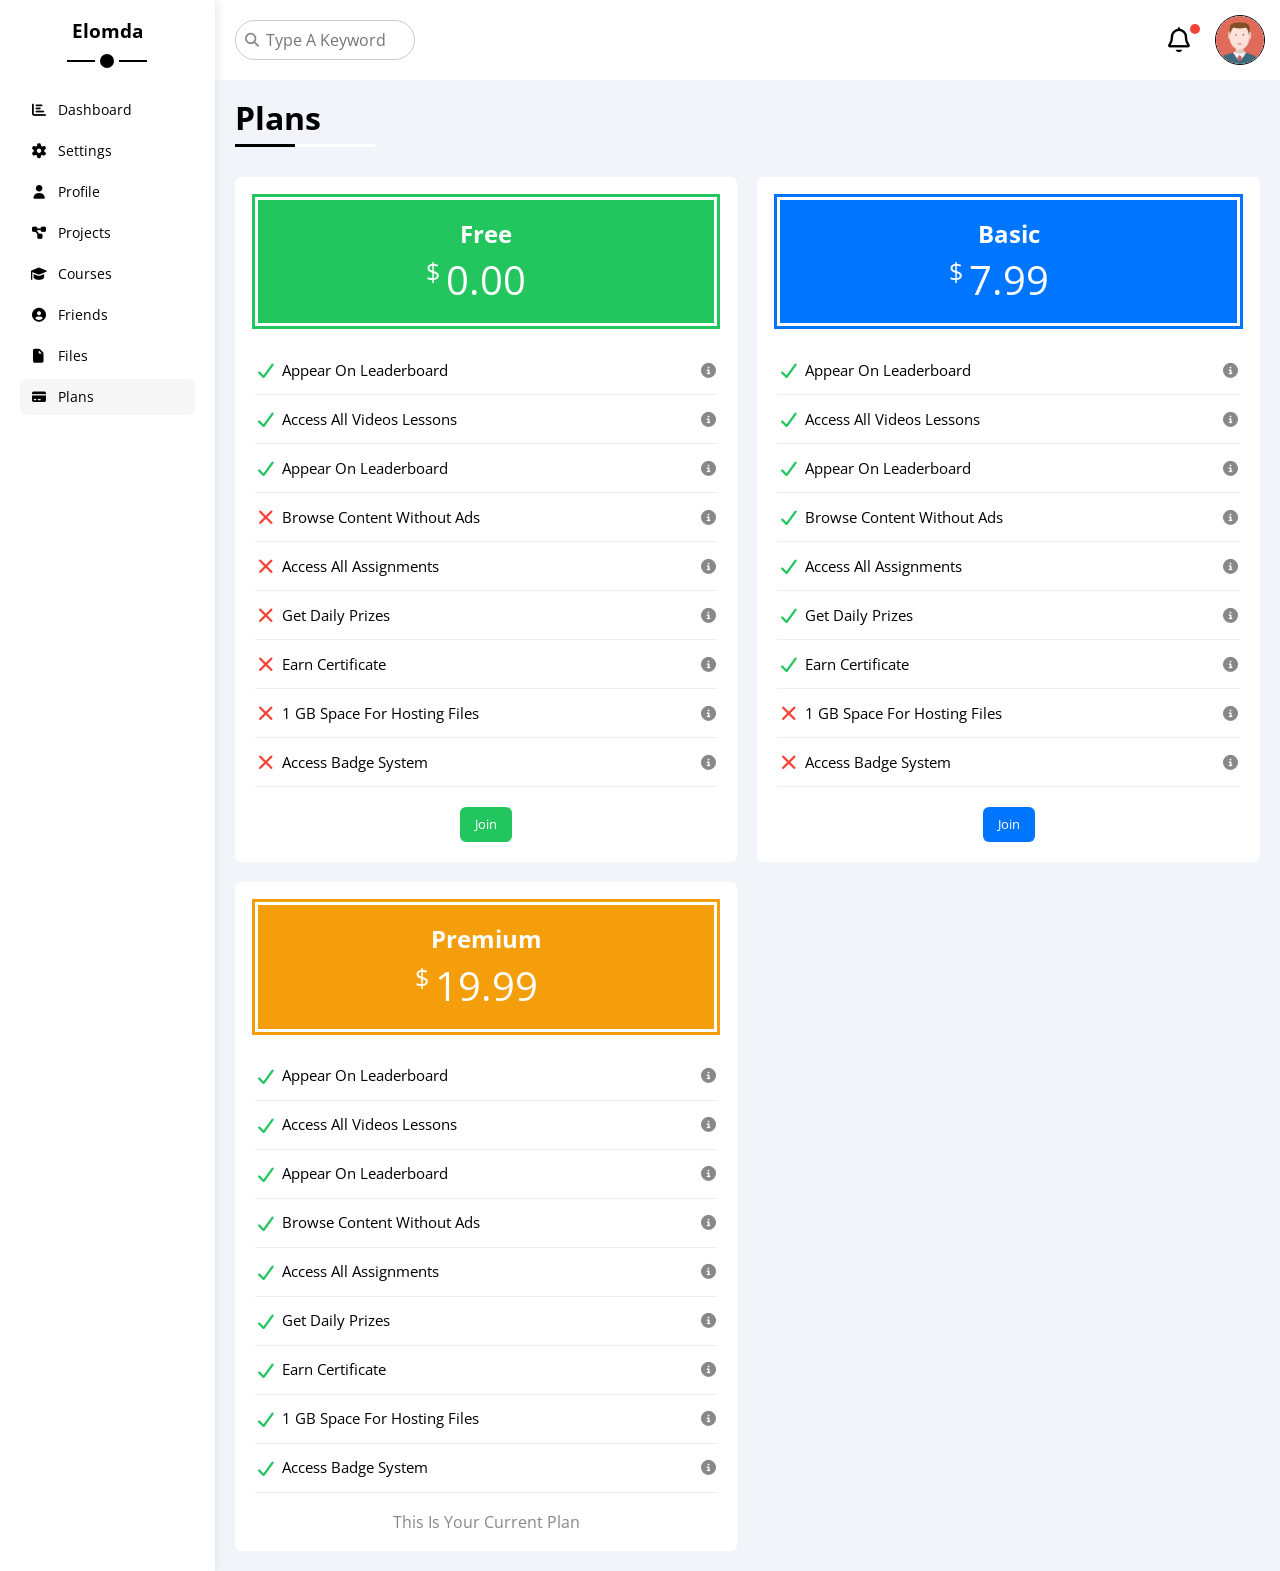
<file: plans.html>
<!DOCTYPE html>
<html lang="en">
    <head>
        <meta charset="UTF-8">
        <meta name="viewport" content="width=device-width, initial-scale=1.0">
        <title>Plans</title>
        <link rel="icon" href="images/logo.ico">
        <!-- main css file -->
        <link rel="stylesheet" href="css/dashboard.css">
        <!-- Font Awesome -->
        <link rel="stylesheet" href="css/all.min.css">
        <!-- Render All Elements Normally -->
        <link rel="stylesheet" href="css/normalize.css">
        <!-- Google Fonts -->
        <link rel="preconnect" href="https://fonts.googleapis.com">
        <link rel="preconnect" href="https://fonts.gstatic.com" crossorigin>
        <link href="https://fonts.googleapis.com/css2?family=Open+Sans:ital,wght@0,300..800;1,300..800&display=swap" rel="stylesheet">

    </head>
    <body>
        <div class="page">
            <div class="sidebar">
                <h3>Elomda</h3>
                <ul>
                    <li>
                        <a href="index.html">
                            <i class="fa-solid fa-chart-bar fa-fw"></i>
                            <span>Dashboard</span>
                        </a>
                    </li>
                    <li>
                        <a href="settings.html">
                            <i class="fa-solid fa-gear fa-fw"></i>
                            <span>Settings</span>
                        </a>
                    </li>
                    <li>
                        <a href="profile.html">
                            <i class="fa-solid fa-user fa-fw"></i>
                            <span>Profile</span>
                        </a>
                    </li>
                    <li>
                        <a href="projects.html">
                            <i class="fa-solid fa-diagram-project fa-fw"></i>
                            <span>Projects</span>
                        </a>
                    </li>
                    <li>
                        <a href="courses.html">
                            <i class="fa-solid fa-graduation-cap fa-fw"></i>
                            <span>Courses</span>
                        </a>
                    </li>
                    <li>
                        <a href="friends.html">
                            <i class="fa-solid fa-circle-user fa-fw"></i>
                            <span>Friends</span>
                        </a>
                    </li>
                    <li>
                        <a href="files.html">
                            <i class="fa-solid fa-file fa-fw"></i>
                            <span>Files</span>
                        </a>
                    </li>
                    <li>
                        <a class="active" href="plans.html">
                            <i class="fa-solid fa-credit-card fa-fw"></i>
                            <span>Plans</span>
                        </a>
                    </li>
                </ul>
            </div>
            <div class="content">
                <!-- Start Head -->
                <div class="head">
                    <div class="search">
                        <input type="search" name="" id="" placeholder="Type A Keyword">
                    </div>
                    <div class="icons">
                        <span class="notification">
                            <i class="fa-regular fa-bell fa-lg"></i>
                        </span>
                        <img src="imgs/avatar.png" alt="">
                    </div>
                </div>
                <!-- End Head -->
                <h1>Plans</h1>
                <!-- Start Plans Page -->
                <div class="plans-page">
                    <div class="plan green">
                        <div class="top">
                            <h2>Free</h2>
                            <div class="price"><span>$</span>0.00</div>
                        </div>
                        <ul>
                            <li>
                                <i class="fa-solid fa-check fa-fw yes"></i>
                                <span>Appear On Leaderboard</span>
                                <i class="fa-solid fa-circle-info help"></i>
                            </li>
                            <li>
                                <i class="fa-solid fa-check fa-fw yes"></i>
                                <span>Access All Videos Lessons</span>
                                <i class="fa-solid fa-circle-info help"></i>
                            </li>
                            <li>
                                <i class="fa-solid fa-check fa-fw yes"></i>
                                <span>Appear On Leaderboard</span>
                                <i class="fa-solid fa-circle-info help"></i>
                            </li>
                            <li>
                                <i class="fa-solid fa-xmark fa-fw"></i>
                                <span>Browse Content Without Ads</span>
                                <i class="fa-solid fa-circle-info help"></i>
                            </li>
                            <li>
                                <i class="fa-solid fa-xmark fa-fw"></i>
                                <span>Access All Assignments</span>
                                <i class="fa-solid fa-circle-info help"></i>
                            </li>
                            <li>
                                <i class="fa-solid fa-xmark fa-fw"></i>
                                <span>Get Daily Prizes</span>
                                <i class="fa-solid fa-circle-info help"></i>
                            </li>
                            <li>
                                <i class="fa-solid fa-xmark fa-fw"></i>
                                <span>Earn Certificate</span>
                                <i class="fa-solid fa-circle-info help"></i>
                            </li>
                            <li>
                                <i class="fa-solid fa-xmark fa-fw"></i>
                                <span>1 GB Space For Hosting Files</span>
                                <i class="fa-solid fa-circle-info help"></i>
                            </li>
                            <li>
                                <i class="fa-solid fa-xmark fa-fw"></i>
                                <span>Access Badge System</span>
                                <i class="fa-solid fa-circle-info help"></i>
                            </li>
                        </ul>
                        <a href="#">Join</a>
                    </div>
                    <div class="plan blue">
                        <div class="top">
                            <h2>Basic</h2>
                            <div class="price"><span>$</span>7.99</div>
                        </div>
                        <ul>
                            <li>
                                <i class="fa-solid fa-check fa-fw yes"></i>
                                <span>Appear On Leaderboard</span>
                                <i class="fa-solid fa-circle-info help"></i>
                            </li>
                            <li>
                                <i class="fa-solid fa-check fa-fw yes"></i>
                                <span>Access All Videos Lessons</span>
                                <i class="fa-solid fa-circle-info help"></i>
                            </li>
                            <li>
                                <i class="fa-solid fa-check fa-fw yes"></i>
                                <span>Appear On Leaderboard</span>
                                <i class="fa-solid fa-circle-info help"></i>
                            </li>
                            <li>
                                <i class="fa-solid fa-check fa-fw yes"></i>
                                <span>Browse Content Without Ads</span>
                                <i class="fa-solid fa-circle-info help"></i>
                            </li>
                            <li>
                                <i class="fa-solid fa-check fa-fw yes"></i>
                                <span>Access All Assignments</span>
                                <i class="fa-solid fa-circle-info help"></i>
                            </li>
                            <li>
                                <i class="fa-solid fa-check fa-fw yes"></i>
                                <span>Get Daily Prizes</span>
                                <i class="fa-solid fa-circle-info help"></i>
                            </li>
                            <li>
                                <i class="fa-solid fa-check fa-fw yes"></i>
                                <span>Earn Certificate</span>
                                <i class="fa-solid fa-circle-info help"></i>
                            </li>
                            <li>
                                <i class="fa-solid fa-xmark fa-fw"></i>
                                <span>1 GB Space For Hosting Files</span>
                                <i class="fa-solid fa-circle-info help"></i>
                            </li>
                            <li>
                                <i class="fa-solid fa-xmark fa-fw"></i>
                                <span>Access Badge System</span>
                                <i class="fa-solid fa-circle-info help"></i>
                            </li>
                        </ul>
                        <a href="#">Join</a>
                    </div>
                    <div class="plan orange">
                        <div class="top">
                            <h2>Premium</h2>
                            <div class="price"><span>$</span>19.99</div>
                        </div>
                        <ul>
                            <li>
                                <i class="fa-solid fa-check fa-fw yes"></i>
                                <span>Appear On Leaderboard</span>
                                <i class="fa-solid fa-circle-info help"></i>
                            </li>
                            <li>
                                <i class="fa-solid fa-check fa-fw yes"></i>
                                <span>Access All Videos Lessons</span>
                                <i class="fa-solid fa-circle-info help"></i>
                            </li>
                            <li>
                                <i class="fa-solid fa-check fa-fw yes"></i>
                                <span>Appear On Leaderboard</span>
                                <i class="fa-solid fa-circle-info help"></i>
                            </li>
                            <li>
                                <i class="fa-solid fa-check fa-fw yes"></i>
                                <span>Browse Content Without Ads</span>
                                <i class="fa-solid fa-circle-info help"></i>
                            </li>
                            <li>
                                <i class="fa-solid fa-check fa-fw yes"></i>
                                <span>Access All Assignments</span>
                                <i class="fa-solid fa-circle-info help"></i>
                            </li>
                            <li>
                                <i class="fa-solid fa-check fa-fw yes"></i>
                                <span>Get Daily Prizes</span>
                                <i class="fa-solid fa-circle-info help"></i>
                            </li>
                            <li>
                                <i class="fa-solid fa-check fa-fw yes"></i>
                                <span>Earn Certificate</span>
                                <i class="fa-solid fa-circle-info help"></i>
                            </li>
                            <li>
                                <i class="fa-solid fa-check fa-fw yes"></i>
                                <span>1 GB Space For Hosting Files</span>
                                <i class="fa-solid fa-circle-info help"></i>
                            </li>
                            <li>
                                <i class="fa-solid fa-check fa-fw yes"></i>
                                <span>Access Badge System</span>
                                <i class="fa-solid fa-circle-info help"></i>
                            </li>
                        </ul>
                        <p>This Is Your Current Plan</p>
                    </div>
                </div>
                <!-- End Plans Page -->
            </div>
        </div>
    </body>
</html>
</file>
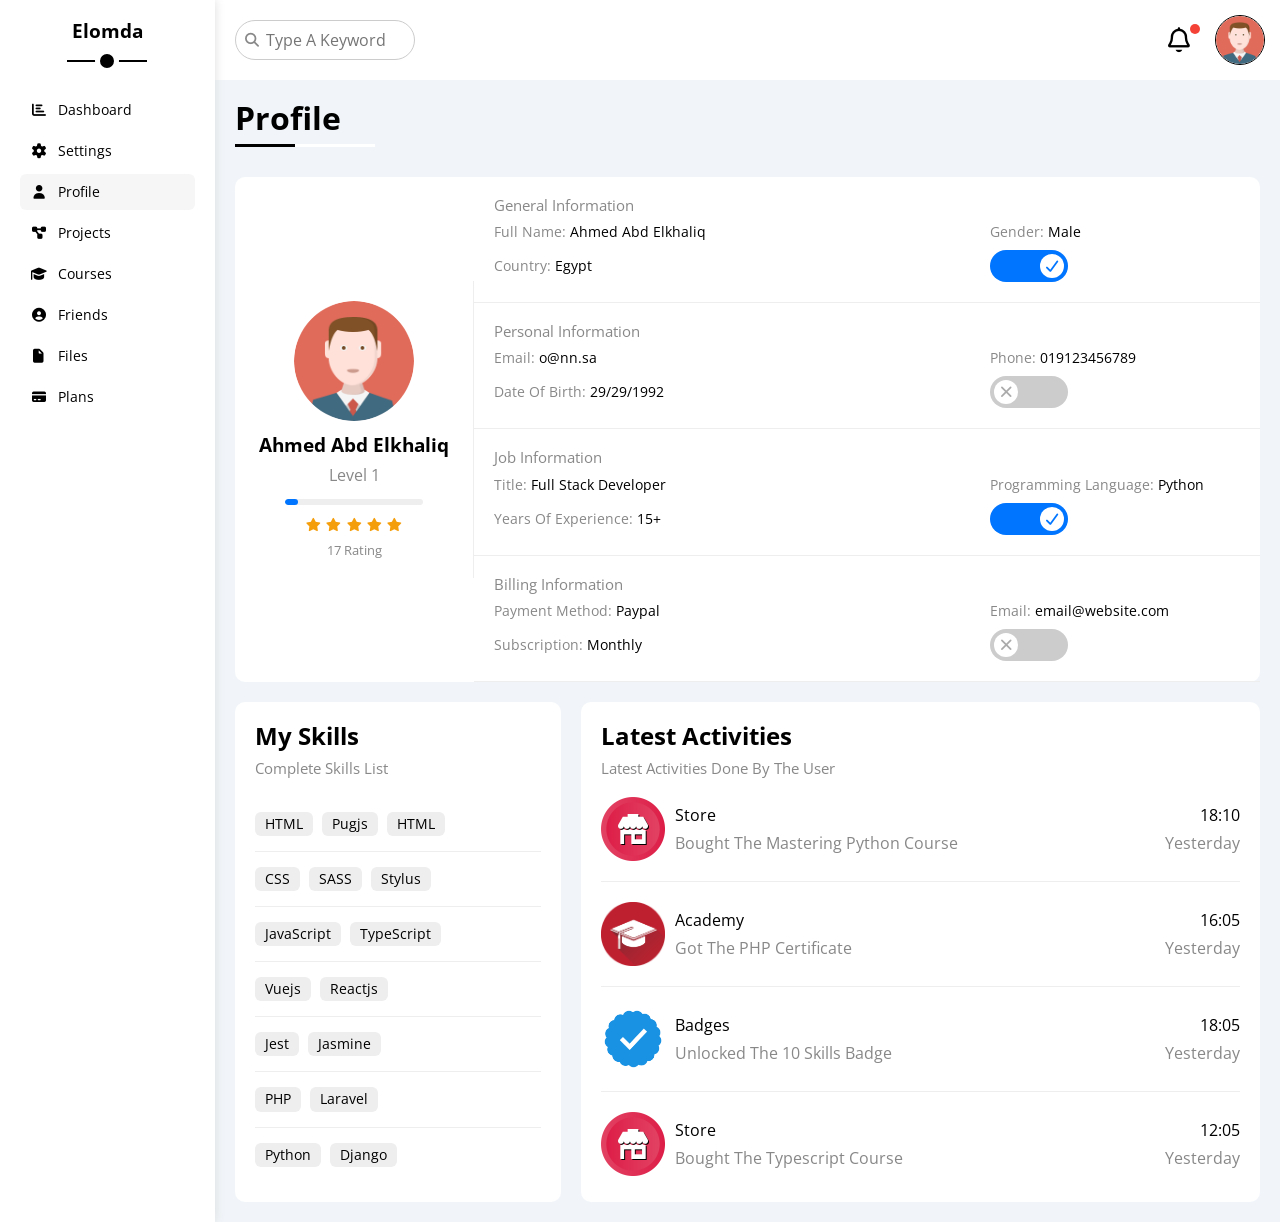
<file: profile.html>
<!DOCTYPE html>
<html lang="en">
    <head>
        <meta charset="UTF-8">
        <meta name="viewport" content="width=device-width, initial-scale=1.0">
        <title>Profile</title>
        <link rel="icon" href="images/logo.ico">
        <!-- main css file -->
        <link rel="stylesheet" href="css/dashboard.css">
        <!-- Font Awesome -->
        <link rel="stylesheet" href="css/all.min.css">
        <!-- Render All Elements Normally -->
        <link rel="stylesheet" href="css/normalize.css">
        <!-- Google Fonts -->
        <link rel="preconnect" href="https://fonts.googleapis.com">
        <link rel="preconnect" href="https://fonts.gstatic.com" crossorigin>
        <link href="https://fonts.googleapis.com/css2?family=Open+Sans:ital,wght@0,300..800;1,300..800&display=swap" rel="stylesheet">

    </head>
    <body>
        <div class="page">
            <div class="sidebar">
                <h3>Elomda</h3>
                <ul>
                    <li>
                        <a href="index.html">
                            <i class="fa-solid fa-chart-bar fa-fw"></i>
                            <span>Dashboard</span>
                        </a>
                    </li>
                    <li>
                        <a href="settings.html">
                            <i class="fa-solid fa-gear fa-fw"></i>
                            <span>Settings</span>
                        </a>
                    </li>
                    <li>
                        <a  class="active" href="profile.html">
                            <i class="fa-solid fa-user fa-fw"></i>
                            <span>Profile</span>
                        </a>
                    </li>
                    <li>
                        <a href="projects.html">
                            <i class="fa-solid fa-diagram-project fa-fw"></i>
                            <span>Projects</span>
                        </a>
                    </li>
                    <li>
                        <a href="courses.html">
                            <i class="fa-solid fa-graduation-cap fa-fw"></i>
                            <span>Courses</span>
                        </a>
                    </li>
                    <li>
                        <a href="friends.html">
                            <i class="fa-solid fa-circle-user fa-fw"></i>
                            <span>Friends</span>
                        </a>
                    </li>
                    <li>
                        <a href="files.html">
                            <i class="fa-solid fa-file fa-fw"></i>
                            <span>Files</span>
                        </a>
                    </li>
                    <li>
                        <a href="plans.html">
                            <i class="fa-solid fa-credit-card fa-fw"></i>
                            <span>Plans</span>
                        </a>
                    </li>
                </ul>
            </div>
            <div class="content">
                <!-- Start Head -->
                <div class="head">
                    <div class="search">
                        <input type="search" name="" id="" placeholder="Type A Keyword">
                    </div>
                    <div class="icons">
                        <span class="notification">
                            <i class="fa-regular fa-bell fa-lg"></i>
                        </span>
                        <img src="imgs/avatar.png" alt="">
                    </div>
                </div>
                <!-- End Head -->
                <h1>Profile</h1>
                <!-- Start Profile Page -->
                <!-- Start Overview -->
                <div class="profile-page">
                    <div class="overview">
                        <div class="avatar-box">
                            <img src="imgs/avatar.png" alt="">
                            <h3>Ahmed Abd Elkhaliq</h3>
                            <p>Level 1</p>
                            <div class="level">
                                <span style="width: 10%;"></span>
                            </div>
                            <div class="reting">
                                <i class="fa-solid fa-star"></i>
                                <i class="fa-solid fa-star"></i>
                                <i class="fa-solid fa-star"></i>
                                <i class="fa-solid fa-star"></i>
                                <i class="fa-solid fa-star"></i>
                            </div>
                            <p>17 Rating</p>
                        </div>
                        <div class="info-box">
                            <div class="box">
                                <h4>General Information</h4>
                                <div>
                                    <span>Full Name:</span>
                                    <span>Ahmed Abd Elkhaliq</span>
                                </div>
                                <div>
                                    <span>Gender:</span>
                                    <span>Male</span>
                                </div>
                                <div>
                                    <span>Country:</span>
                                    <span>Egypt</span>
                                </div>
                                <div>
                                    <label>
                                        <input class="toggle-checkbox" type="checkbox" checked>
                                        <div class="toggle-switch"></div>
                                    </label>
                                </div>
                            </div>
                            <div class="box">
                                <h4>Personal Information</h4>
                                <div>
                                    <span>Email:</span>
                                    <span>o@nn.sa</span>
                                </div>
                                <div>
                                    <span>Phone:</span>
                                    <span>019123456789</span>
                                </div>
                                <div>
                                    <span>Date Of Birth:</span>
                                    <span>29/29/1992</span>
                                </div>
                                <div>
                                    <label>
                                        <input class="toggle-checkbox" type="checkbox">
                                        <div class="toggle-switch"></div>
                                    </label>
                                </div>
                            </div>
                            <div class="box">
                                <h4>Job Information</h4>
                                <div>
                                    <span>Title:</span>
                                    <span>Full Stack Developer</span>
                                </div>
                                <div>
                                    <span>Programming Language:</span>
                                    <span>Python</span>
                                </div>
                                <div>
                                    <span>Years Of Experience:</span>
                                    <span>15+</span>
                                </div>
                                <div>
                                    <label>
                                        <input class="toggle-checkbox" type="checkbox" checked>
                                        <div class="toggle-switch"></div>
                                    </label>
                                </div>
                            </div>
                            <div class="box">
                                <h4>Billing Information</h4>
                                <div>
                                    <span>Payment Method:</span>
                                    <span>Paypal</span>
                                </div>
                                <div>
                                    <span>Email:</span>
                                    <span>email@website.com</span>
                                </div>
                                <div>
                                    <span>Subscription:</span>
                                    <span>Monthly</span>
                                </div>
                                <div>
                                    <label>
                                        <input class="toggle-checkbox" type="checkbox">
                                        <div class="toggle-switch"></div>
                                    </label>
                                </div>
                            </div>
                        </div>
                    </div>
                <!-- End Overview -->
                <!-- Start Other Data -->
                    <div class="other-data">
                        <div class="skills-card">
                            <h2>My Skills</h2>
                            <p>Complete Skills List</p>
                            <ul>
                                <li>
                                    <span>HTML</span>
                                    <span>Pugjs</span>
                                    <span>HTML</span>
                                </li>
                                <li>
                                    <span>CSS</span>
                                    <span>SASS</span>
                                    <span>Stylus</span>
                                </li>
                                <li>
                                    <span>JavaScript</span>
                                    <span>TypeScript</span>
                                </li>
                                <li>
                                    <span>Vuejs</span>
                                    <span>Reactjs</span>
                                </li>
                                <li>
                                    <span>Jest</span>
                                    <span>Jasmine</span>
                                </li>
                                <li>
                                    <span>PHP</span>
                                    <span>Laravel</span>
                                </li>
                                <li>
                                    <span>Python</span>
                                    <span>Django</span>
                                </li>
                            </ul>
                        </div>
                        <div class="activities-card">
                            <h2>Latest Activities</h2>
                            <p>Latest Activities Done By The User</p>
                            <div class="activity">
                                <img src="imgs/activity-01.png" alt="">
                                <div class="info">
                                    <span>Store</span>
                                    <span>Bought The Mastering Python Course</span>
                                </div>
                                <div class="data">
                                    <span>18:10</span>
                                    <span>Yesterday</span>
                                </div>
                            </div>
                            <div class="activity">
                                <img src="imgs/activity-02.png" alt="">
                                <div class="info">
                                    <span>Academy</span>
                                    <span>Got The PHP Certificate</span>
                                </div>
                                <div class="data">
                                    <span>16:05</span>
                                    <span>Yesterday</span>
                                </div>
                            </div>
                            <div class="activity">
                                <img src="imgs/activity-03.png" alt="">
                                <div class="info">
                                    <span>Badges</span>
                                    <span>Unlocked The 10 Skills Badge</span>
                                </div>
                                <div class="data">
                                        <span>18:05</span>
                                        <span>Yesterday</span>
                                </div>
                            </div>
                            <div class="activity">
                                <img src="imgs/activity-01.png" alt="">
                                <div class="info">
                                    <span>Store</span>
                                    <span>Bought The Typescript Course</span>
                                </div>
                                <div class="data">
                                        <span>12:05</span>
                                        <span>Yesterday</span>
                                    </div>
                            </div>
                        </div>
                    </div>
                <!-- End Other Data -->
                </div>
                <!-- End Profile Page -->
            </div>
        </div>
    </body>
</html>
</file>
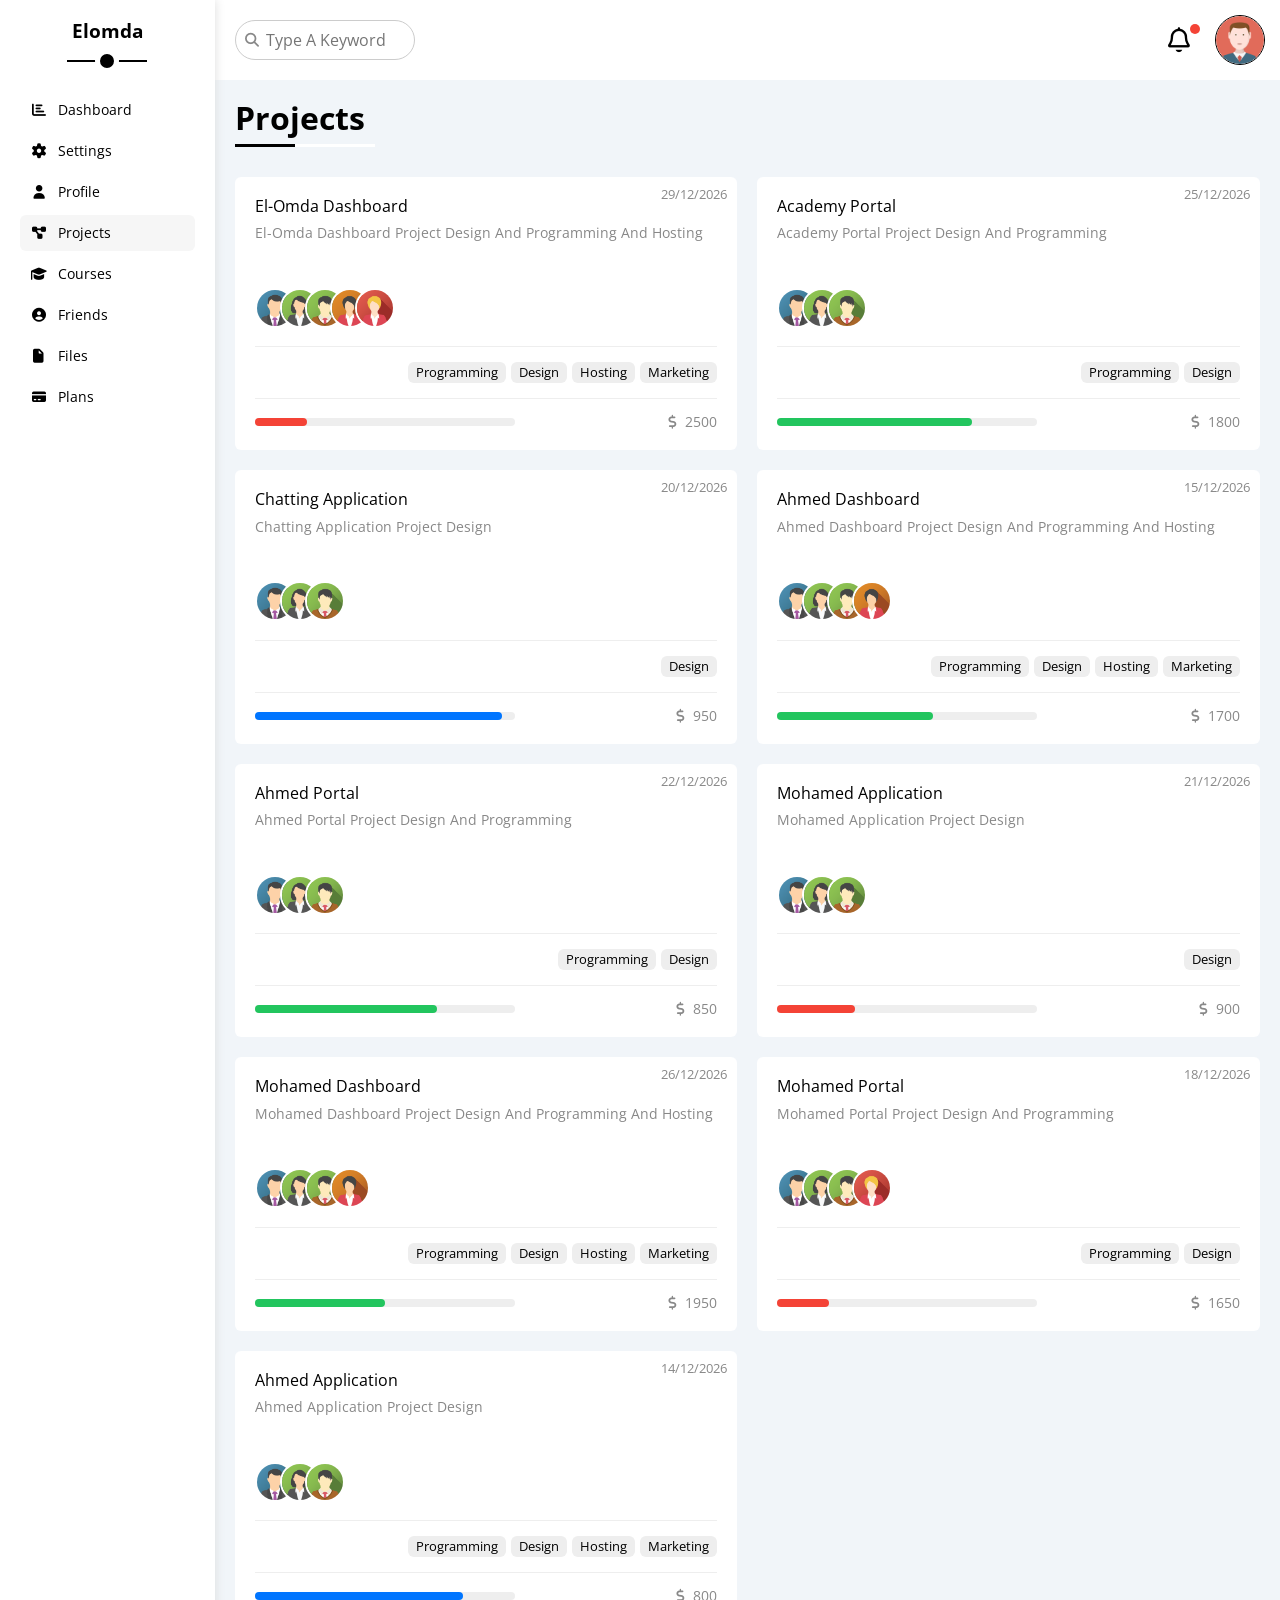
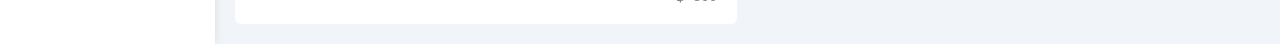
<file: projects.html>
<!DOCTYPE html>
<html lang="en">
    <head>
        <meta charset="UTF-8">
        <meta name="viewport" content="width=device-width, initial-scale=1.0">
        <title>Projects</title>
        <link rel="icon" href="images/logo.ico">
        <!-- main css file -->
        <link rel="stylesheet" href="css/dashboard.css">
        <!-- Font Awesome -->
        <link rel="stylesheet" href="css/all.min.css">
        <!-- Render All Elements Normally -->
        <link rel="stylesheet" href="css/normalize.css">
        <!-- Google Fonts -->
        <link rel="preconnect" href="https://fonts.googleapis.com">
        <link rel="preconnect" href="https://fonts.gstatic.com" crossorigin>
        <link href="https://fonts.googleapis.com/css2?family=Open+Sans:ital,wght@0,300..800;1,300..800&display=swap" rel="stylesheet">

    </head>
    <body>
        <div class="page">
            <div class="sidebar">
                <h3>Elomda</h3>
                <ul>
                    <li>
                        <a href="index.html">
                            <i class="fa-solid fa-chart-bar fa-fw"></i>
                            <span>Dashboard</span>
                        </a>
                    </li>
                    <li>
                        <a href="settings.html">
                            <i class="fa-solid fa-gear fa-fw"></i>
                            <span>Settings</span>
                        </a>
                    </li>
                    <li>
                        <a href="profile.html">
                            <i class="fa-solid fa-user fa-fw"></i>
                            <span>Profile</span>
                        </a>
                    </li>
                    <li>
                        <a class="active" href="projects.html">
                            <i class="fa-solid fa-diagram-project fa-fw"></i>
                            <span>Projects</span>
                        </a>
                    </li>
                    <li>
                        <a href="courses.html">
                            <i class="fa-solid fa-graduation-cap fa-fw"></i>
                            <span>Courses</span>
                        </a>
                    </li>
                    <li>
                        <a href="friends.html">
                            <i class="fa-solid fa-circle-user fa-fw"></i>
                            <span>Friends</span>
                        </a>
                    </li>
                    <li>
                        <a href="files.html">
                            <i class="fa-solid fa-file fa-fw"></i>
                            <span>Files</span>
                        </a>
                    </li>
                    <li>
                        <a href="plans.html">
                            <i class="fa-solid fa-credit-card fa-fw"></i>
                            <span>Plans</span>
                        </a>
                    </li>
                </ul>
            </div>
            <div class="content">
                <!-- Start Head -->
                <div class="head">
                    <div class="search">
                        <input type="search" name="" id="" placeholder="Type A Keyword">
                    </div>
                    <div class="icons">
                        <span class="notification">
                            <i class="fa-regular fa-bell fa-lg"></i>
                        </span>
                        <img src="imgs/avatar.png" alt="">
                    </div>
                </div>
                <!-- End Head -->
                <h1>Projects</h1>
                <!-- Start Projects Page -->
                <div class="projects-page">
                    <div class="project">
                        <span class="date">29/12/2026</span>
                        <h4>El-Omda Dashboard</h4>
                        <p>El-Omda Dashboard Project Design And Programming And Hosting</p>
                        <div class="team">
                            <a href="#"><img src="imgs/team-01.png" alt=""></a>
                            <a href="#"><img src="imgs/team-02.png" alt=""></a>
                            <a href="#"><img src="imgs/team-03.png" alt=""></a>
                            <a href="#"><img src="imgs/team-04.png" alt=""></a>
                            <a href="#"><img src="imgs/team-05.png" alt=""></a>
                        </div>
                        <div class="do">
                            <span>Programming</span>
                            <span>Design</span>
                            <span>Hosting</span>
                            <span>Marketing</span>
                        </div>
                        <div class="info">
                            <div class="prog red">
                                <span style="width: 20%;"></span>
                            </div>
                            <div class="money">
                                <i class="fa-solid fa-dollar-sign"></i>
                                2500
                            </div>
                        </div>
                    </div>
                    <div class="project">
                        <span class="date">25/12/2026</span>
                        <h4>Academy Portal</h4>
                        <p>Academy Portal Project Design And Programming</p>
                        <div class="team">
                            <a href="#"><img src="imgs/team-01.png" alt=""></a>
                            <a href="#"><img src="imgs/team-02.png" alt=""></a>
                            <a href="#"><img src="imgs/team-03.png" alt=""></a>
                        </div>
                        <div class="do">
                            <span>Programming</span>
                            <span>Design</span>
                        </div>
                        <div class="info">
                            <div class="prog green">
                                <span style="width: 75%;"></span>
                            </div>
                            <div class="money">
                                <i class="fa-solid fa-dollar-sign"></i>
                                1800
                            </div>
                        </div>
                    </div>
                    <div class="project">
                        <span class="date">20/12/2026</span>
                        <h4>Chatting Application</h4>
                        <p>Chatting Application Project Design</p>
                        <div class="team">
                            <a href="#"><img src="imgs/team-01.png" alt=""></a>
                            <a href="#"><img src="imgs/team-02.png" alt=""></a>
                            <a href="#"><img src="imgs/team-03.png" alt=""></a>
                        </div>
                        <div class="do">
                            <span>Design</span>
                        </div>
                        <div class="info">
                            <div class="prog blue">
                                <span style="width: 95%;"></span>
                            </div>
                            <div class="money">
                                <i class="fa-solid fa-dollar-sign"></i>
                                950
                            </div>
                        </div>
                    </div>
                    <div class="project">
                        <span class="date">15/12/2026</span>
                        <h4>Ahmed Dashboard</h4>
                        <p>Ahmed Dashboard Project Design And Programming And Hosting</p>
                        <div class="team">
                            <a href="#"><img src="imgs/team-01.png" alt=""></a>
                            <a href="#"><img src="imgs/team-02.png" alt=""></a>
                            <a href="#"><img src="imgs/team-03.png" alt=""></a>
                            <a href="#"><img src="imgs/team-04.png" alt=""></a>
                        </div>
                        <div class="do">
                            <span>Programming</span>
                            <span>Design</span>
                            <span>Hosting</span>
                            <span>Marketing</span>
                        </div>
                        <div class="info">
                            <div class="prog green">
                                <span style="width: 60%;"></span>
                            </div>
                            <div class="money">
                                <i class="fa-solid fa-dollar-sign"></i>
                                1700
                            </div>
                        </div>
                    </div>
                    <div class="project">
                        <span class="date">22/12/2026</span>
                        <h4>Ahmed Portal</h4>
                        <p>Ahmed Portal Project Design And Programming</p>
                        <div class="team">
                            <a href="#"><img src="imgs/team-01.png" alt=""></a>
                            <a href="#"><img src="imgs/team-02.png" alt=""></a>
                            <a href="#"><img src="imgs/team-03.png" alt=""></a>
                        </div>
                        <div class="do">
                            <span>Programming</span>
                            <span>Design</span>
                        </div>
                        <div class="info">
                            <div class="prog green">
                                <span style="width: 70%;"></span>
                            </div>
                            <div class="money">
                                <i class="fa-solid fa-dollar-sign"></i>
                                850
                            </div>
                        </div>
                    </div>
                    <div class="project">
                        <span class="date">21/12/2026</span>
                        <h4>Mohamed Application</h4>
                        <p>Mohamed Application Project Design</p>
                        <div class="team">
                            <a href="#"><img src="imgs/team-01.png" alt=""></a>
                            <a href="#"><img src="imgs/team-02.png" alt=""></a>
                            <a href="#"><img src="imgs/team-03.png" alt=""></a>
                        </div>
                        <div class="do">
                            <span>Design</span>
                        </div>
                        <div class="info">
                            <div class="prog red">
                                <span style="width: 30%;"></span>
                            </div>
                            <div class="money">
                                <i class="fa-solid fa-dollar-sign"></i>
                                900
                            </div>
                        </div>
                    </div>
                    <div class="project">
                        <span class="date">26/12/2026</span>
                        <h4>Mohamed Dashboard</h4>
                        <p>Mohamed Dashboard Project Design And Programming And Hosting</p>
                        <div class="team">
                            <a href="#"><img src="imgs/team-01.png" alt=""></a>
                            <a href="#"><img src="imgs/team-02.png" alt=""></a>
                            <a href="#"><img src="imgs/team-03.png" alt=""></a>
                            <a href="#"><img src="imgs/team-04.png" alt=""></a>
                        </div>
                        <div class="do">
                            <span>Programming</span>
                            <span>Design</span>
                            <span>Hosting</span>
                            <span>Marketing</span>
                        </div>
                        <div class="info">
                            <div class="prog green">
                                <span style="width: 50%;"></span>
                            </div>
                            <div class="money">
                                <i class="fa-solid fa-dollar-sign"></i>
                                1950
                            </div>
                        </div>
                    </div>
                    <div class="project">
                        <span class="date">18/12/2026</span>
                        <h4>Mohamed Portal</h4>
                        <p>Mohamed Portal Project Design And Programming</p>
                        <div class="team">
                            <a href="#"><img src="imgs/team-01.png" alt=""></a>
                            <a href="#"><img src="imgs/team-02.png" alt=""></a>
                            <a href="#"><img src="imgs/team-03.png" alt=""></a>
                            <a href="#"><img src="imgs/team-05.png" alt=""></a>
                        </div>
                        <div class="do">
                            <span>Programming</span>
                            <span>Design</span>
                        </div>
                        <div class="info">
                            <div class="prog red">
                                <span style="width: 20%;"></span>
                            </div>
                            <div class="money">
                                <i class="fa-solid fa-dollar-sign"></i>
                                1650
                            </div>
                        </div>
                    </div>
                    <div class="project">
                        <span class="date">14/12/2026</span>
                        <h4>Ahmed Application</h4>
                        <p>Ahmed Application Project Design</p>
                        <div class="team">
                            <a href="#"><img src="imgs/team-01.png" alt=""></a>
                            <a href="#"><img src="imgs/team-02.png" alt=""></a>
                            <a href="#"><img src="imgs/team-03.png" alt=""></a>
                        </div>
                        <div class="do">
                            <span>Programming</span>
                            <span>Design</span>
                            <span>Hosting</span>
                            <span>Marketing</span>
                        </div>
                        <div class="info">
                            <div class="prog blue">
                                <span style="width: 80%;"></span>
                            </div>
                            <div class="money">
                                <i class="fa-solid fa-dollar-sign"></i>
                                800
                            </div>
                        </div>
                    </div>
                </div>
                <!-- End Projects Page -->
            </div>
        </div>
    </body>
</html>
</file>
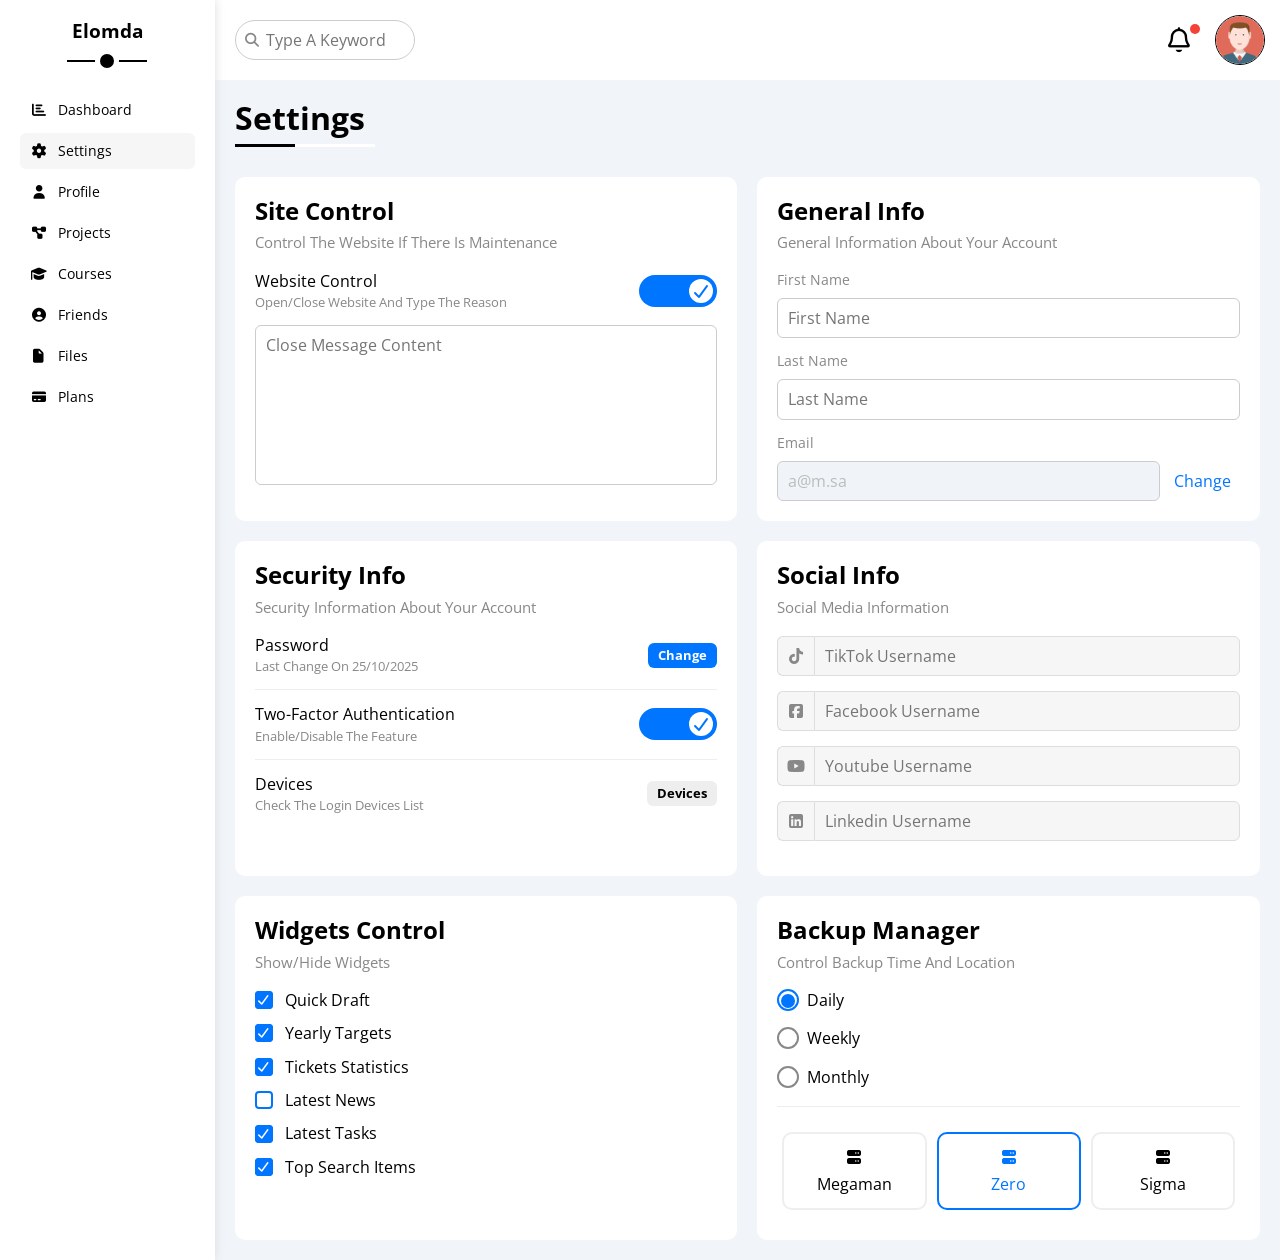
<file: settings.html>
<!DOCTYPE html>
<html lang="en">
<head>
    <meta charset="UTF-8">
    <meta name="viewport" content="width=device-width, initial-scale=1.0">
    <title>Settings</title>
    <link rel="icon" href="images/logo.ico">
    <!-- main css file -->
    <link rel="stylesheet" href="css/dashboard.css">
    <!-- Font Awesome -->
    <link rel="stylesheet" href="css/all.min.css">
    <!-- Render All Elements Normally -->
    <link rel="stylesheet" href="css/normalize.css">
    
    <!-- Google Fonts -->
    <link rel="preconnect" href="https://fonts.googleapis.com">
    <link rel="preconnect" href="https://fonts.gstatic.com" crossorigin>
    <link href="https://fonts.googleapis.com/css2?family=Open+Sans:ital,wght@0,300..800;1,300..800&display=swap" rel="stylesheet">

</head>
<body>
    <div class="page">
        <div class="sidebar">
            <h3>Elomda</h3>
            <ul>
                <li>
                    <a href="index.html">
                        <i class="fa-solid fa-chart-bar fa-fw"></i>
                        <span>Dashboard</span>
                    </a>
                </li>
                <li>
                    <a class="active" href="settings.html">
                        <i class="fa-solid fa-gear fa-fw"></i>
                        <span>Settings</span>
                    </a>
                </li>
                <li>
                    <a href="profile.html">
                        <i class="fa-solid fa-user fa-fw"></i>
                        <span>Profile</span>
                    </a>
                </li>
                <li>
                    <a href="projects.html">
                        <i class="fa-solid fa-diagram-project fa-fw"></i>
                        <span>Projects</span>
                    </a>
                </li>
                <li>
                    <a href="courses.html">
                        <i class="fa-solid fa-graduation-cap fa-fw"></i>
                        <span>Courses</span>
                    </a>
                </li>
                <li>
                    <a href="friends.html">
                        <i class="fa-solid fa-circle-user fa-fw"></i>
                        <span>Friends</span>
                    </a>
                </li>
                <li>
                    <a href="files.html">
                        <i class="fa-solid fa-file fa-fw"></i>
                        <span>Files</span>
                    </a>
                </li>
                <li>
                    <a href="plans.html">
                        <i class="fa-solid fa-credit-card fa-fw"></i>
                        <span>Plans</span>
                    </a>
                </li>
            </ul>
        </div>
        <div class="content">
            <!-- Start Head -->
             <div class="head">
                <div class="search">
                    <input type="search" name="" id="" placeholder="Type A Keyword">
                </div>
                <div class="icons">
                    <span class="notification">
                        <i class="fa-regular fa-bell fa-lg"></i>
                    </span>
                    <img src="imgs/avatar.png" alt="">
                </div>
             </div>
            <!-- End Head -->
            <!-- Start settings Box -->
             <h1>Settings</h1>
             <div class="settings-page">
                <!-- Start Control Box -->       
                <div class="box control">
                    <h2>Site Control</h2>
                    <p>Control The Website If There Is Maintenance</p>
                    <div class="cont">
                        <div>
                            <span>Website Control</span>
                            <p>Open/Close Website And Type The Reason</p>
                        </div>
                            <label>
                                <input class="toggle-checkbox" type="checkbox" checked>
                                <div class="toggle-switch"></div>
                            </label>
                    </div>
                    <textarea placeholder="Close Message Content"></textarea>
                </div>
                <!-- End Control Box -->
                <!-- Start General Info -->       
                <div class="box general-info">
                    <h2>General Info</h2>
                    <p>General Information About Your Account</p>
                    <div class="general">
                        <label for="first">First Name</label>
                        <input id="first" type="text" placeholder="First Name">
                    </div>
                    <div class="general">
                        <label for="last">Last Name</label>
                        <input id="last" type="text" placeholder="Last Name">
                     </div>
                    <div class="general">
                        <label for="email">Email</label>
                        <input class="email" id="email" type="email" placeholder="Email" value="a@m.sa" disabled>
                        <a href="#"> Change</a>
                    </div>
                </div>
                <!-- End General Info -->
                <!-- Start Security Info -->       
                <div class="box security-info">
                    <h2>Security Info</h2>
                    <p>Security Information About Your Account</p>
                    <div class="secur">
                        <div>
                            <span>Password</span>
                            <p>Last Change On 25/10/2025</p>
                        </div>
                        <a href="#">Change</a>
                    </div>
                    <div class="secur">
                        <div>
                            <span>Two-Factor Authentication</span>
                            <p>Enable/Disable The Feature</p>
                        </div>
                        <label>
                            <input class="toggle-checkbox" type="checkbox" checked>
                            <div class="toggle-switch"></div>
                        </label>
                    </div>
                    <div class="secur">
                        <div>
                            <span>Devices</span>
                            <p>Check The Login Devices List</p>
                        </div>
                        <a href="#">Devices</a>
                    </div>
                </div>
                <!-- End Security Info -->
                <!-- Start Social Info -->
                 <div class="box social-info">
                    <h2>Social Info</h2>
                    <p>Social Media Information</p>
                    <div class="social tiktok">
                        <i class="fa-brands fa-tiktok fa-1x"></i>
                        <input type="text" placeholder="TikTok Username">
                    </div>
                    <div class="social facebook">
                        <i class="fa-brands fa-square-facebook fa-1x"></i>
                        <input type="text" placeholder="Facebook Username">
                    </div>
                    <div class="social youtube">
                        <i class="fa-brands fa-youtube fa-1x"></i>
                        <input type="text" placeholder="Youtube Username">
                    </div>
                    <div class="social linkedin">
                        <i class="fa-brands fa-square-linkedin fa-1x"></i>
                        <input type="text" placeholder="Linkedin Username">
                    </div>
                </div>
                <!-- End Social Info -->
                 <!-- Start Widgets Control -->
                 <div class="box widgets-control">
                    <h2>Widgets Control</h2>
                    <p>Show/Hide Widgets</p>
                    <div class="control">
                        <input type="checkbox" name="" id="one" checked>
                        <label for="one">Quick Draft</label>
                    </div>
                    <div class="control">
                        <input type="checkbox" name="" id="two" checked>
                        <label for="two">Yearly Targets</label>
                    </div>
                    <div class="control">
                        <input type="checkbox" name="" id="three" checked>
                        <label for="three">Tickets Statistics</label>
                    </div>
                    <div class="control">
                        <input type="checkbox" name="" id="four">
                        <label for="four">Latest News</label>
                    </div>
                    <div class="control">
                        <input type="checkbox" name="" id="five" checked>
                        <label for="five">Latest Tasks</label>
                    </div>
                    <div class="control">
                        <input type="checkbox" name="" id="six" checked>
                        <label for="six">Top Search Items</label>
                    </div>
                </div>
                <!-- End Widgets Control -->
                 <!-- Start Backup Manager -->
                 <div class="box backup-manager">
                    <h2>Backup Manager</h2>
                    <p>Control Backup Time And Location</p>
                    <div class="time">
                        <input type="radio" name="time" id="time" checked>
                        <label for="time">Daily</label>
                    </div>
                    <div class="time">
                        <input type="radio" name="time" id="weekly">
                        <label for="weekly">Weekly</label>
                    </div>
                    <div class="time">
                        <input type="radio" name="time" id="monthly">
                        <label for="monthly">Monthly</label>
                    </div>
                    <div class="servers">
                        <input type="radio" name="servers" id="server-one">
                        <div class="server">
                            <label for="server-one">
                                <i class="fa-solid fa-server"></i>
                                Megaman
                            </label>
                        </div>
                         <input type="radio" name="servers" id="server-two" checked>
                        <div class="server">
                            <label for="server-two">
                                <i class="fa-solid fa-server"></i>
                                Zero
                            </label>
                        </div>
                         <input type="radio" name="servers" id="server-three">
                        <div class="server">
                            <label for="server-three">
                                <i class="fa-solid fa-server"></i>
                                Sigma
                            </label>
                        </div>
                    </div>
                </div>
                <!-- End Backup Manager -->
            <!-- End settings Box -->
        </div>
    </div>
</body>
</html>
</file>
<file: css/dashboard.css>
/* Start Variables */
:root {
  --blue-color: #0075ff;
  --blue-alt-color: #0d69d5;
  --orange-color: #f59e0b;
  --green-color: #22c55e;
  --red-color: #f44336;
  --grey-color: #888;
  --main-transition: ;
  --main-padding-top: ;
  --main-padding-bottom: ;
  --section-background: ;
  --fa-style-family-classic: "Font Awesome 7 Free"
}
/* End Variables */
/* Start Globel Rules */
* {
    box-sizing: border-box;
    padding: 0;
    margin: 0;
}
html {
    scroll-behavior: smooth;
}
body {
  font-family: "Open Sans", sans-serif;
  font-optical-sizing: auto;
  font-weight: weight;
  font-style: normal;
  font-variation-settings:
    "wdth" 100;
}
ul {
    list-style: none;
    padding: 0;
}
a {
  text-decoration: none;
}
/* End Globel Rules */
::-webkit-scrollbar {
  width: 15px;
}
::-webkit-scrollbar-track {
  background-color: white;
}
::-webkit-scrollbar-thumb {
  background-color: var(--blue-color);
}
::-webkit-scrollbar-thumb:hover {
  background-color: var(--blue-alt-color);
}
.page {
    display: flex;
    min-height: 100vh;
    background-color: #f1f5f9;
}
/* Start Sidebar */
.page .sidebar {
    background-color: white;
    padding: 20px;
    position: relative;
    width: 250px;
    box-shadow: 0 0 10px #ddd;
}
@media (max-width: 575px) {
    .page .sidebar {
        width: 60px;
        padding: 20px 8px;
    }
}
.page .sidebar h3 {
    position: relative;
    text-align: center;
    margin-bottom: 50px;
}
@media (max-width: 575px) {
    .page .sidebar h3 {
        font-size: 12px;
    }
}
.page .sidebar h3::before {
    content: "";
    background-color: black;
    width: 80px;
    height: 2px;
    position: absolute;
    bottom: -20px;
    transform: translateX(-50%);
    left: 50%;
}
.page .sidebar h3::after {
    content: "";
    position: absolute;
    left: 50%;
    width: 14px;
    height: 14px;
    transform: translateX(-50%);
    bottom: -31px;
    border-radius: 50%;
    background-color: black;
    border: 5px solid white;
}
@media (max-width: 575px) {
  .page .sidebar h3::before {
    width:45px;
  }
}
@media (max-width: 575px) {
  .page .sidebar h3::after {
    width: 9px;
    height: 9px;
    bottom: -27px;
    border-width: 4px;
  }
}
.page .sidebar ul li a {
    display: flex;
    align-items: center;
    font-size: 14px;
    color: black;
    border-radius: 6px;
    padding: 10px;
    transition: 0,3s;
    margin-bottom: 5px;
}
.page .sidebar ul li a:hover,
.page .sidebar ul li a.active {
    background-color: #f6f6f6;
}
.page .sidebar ul li a span {
    margin-left: 10px;
}
@media (max-width: 575px) {
    .page .sidebar ul li a span {
        display: none;
    }
}
/* End Sidebar */
/* Start settings Switch*/
.page .content .toggle-checkbox {
  -webkit-appearance: none;
  -moz-appearance: none;
  appearance: none;
  display: none;
}
.page .content .toggle-switch {
    background-color: #ccc;
    width: 78px;
    height: 32px;
    border-radius: 16px;
    position: relative;
    transition: 0.4s;
    cursor: pointer;
}
.page .content .toggle-switch::before {
    content: "\f00d";
    font-family: var(--fa-style-family-classic);
    font-weight: 900;
    background-color: white;
    width: 24px;
    height: 24px;
    position: absolute;
    border-radius: 50%;
    top: 4px;
    left: 4px;
    display: flex;
    justify-content: center;
    align-items: center;
    color: #aaa;
    transition: 0.4s;
}
.page .content .toggle-checkbox:checked + .toggle-switch {
  background-color: var(--blue-color);
}
.page .content .toggle-checkbox:checked + .toggle-switch::before {
  content: "\f00c";
  left: 50px;
  color: var(--blue-color);
}
@media (max-width: 575px) {
  .page .content .toggle-switch {
    width: 58px;
    height: 25px;
    border-radius: 12px;
  }
  .page .content .toggle-switch::before {
    width: 18px;
    height: 18px;
    top: 3px;
    left: 3px;
  }
  .page .content .toggle-checkbox:checked + .toggle-switch::before {
    left: 36px;
  }
}
/* End settings Switch */
/* Start content */
.content {
  width: 100%;
  overflow: hidden;
}
/* End content */
/* Start Head */
.content .head {
  background-color: white;
  padding: 15px;
  display: flex;
  align-items: center;
  justify-content: space-between;
}
.content .head .search {
  position: relative;
}
.content .head .search::before {
  font-family: var(--fa-style-family-classic);
  content: "\f002";
  font-weight: 900;
  position: absolute;
  transform: translateY(-50%);
  top: 50%;
  left: 15px;
  font-size: 14px;
  color: var(--grey-color);
}
.content .head .search input {
  padding: 10px;
  border: 1px solid #ccc;
  border-radius: 20px;
  margin-left: 5px;
  padding-left: 30px;
  width: 180px;
  transition: width 0.4s;
}
.content .head .search input:focus {
  width: 250px;
  outline-color: var(--blue-alt-color);
}
@media (max-width: 575px) {
    .content .head .search input:focus {
      width: 180px;
    }
}
.content .head .search input:focus::placeholder {
  opacity: 0;
}
.content .head .icons {
  display: flex;
  align-items: center;
  gap: 20px;
}
@media (max-width: 575px) {
    .content .head .icons {
      gap: 15px;
    }
}
.content .head .icons img {
  width: 50px;
  height: 50px;
  border: 1px solid black;
  border-radius: 50%;
}
@media (max-width: 575px) {
    .content .head .icons img {
      width: 32px;
      height: 32px;
    }
}
.content .head .icons .notification {
  position: relative;
  font-size: 20px;
}
@media (max-width: 575px) {
    .content .head .icons .notification {
      font-size: 16px;
    }
}
.content .head .icons .notification::before {
  content: "";
  position: absolute;
  width: 10px;
  height: 10px;
  background-color: var(--red-color);
  border-radius: 50%;
  right: -5px;
  top: -5px;
}
/* End Head */

.page .content h1 {
  position: relative;
  margin: 20px 20px 40px;
}
.page .content h1::before {
  content: "";
  height: 3px;
  position: absolute;
  bottom: -10px;
  left: 0;
  background-color: white;
  width: 140px;
}
.page .content h1::after {
  content: "";
  height: 3px;
  position: absolute;
  bottom: -10px;
  left: 0;
  background-color: black;
  width: 60px;
}
.page .content .wrapper {
  display: grid;
  gap: 20px;
  grid-template-columns: repeat(auto-fill, minmax(450px, 1fr));
  margin: 0 20px;
}
@media (max-width: 767px) {
    .page .content .wrapper {
      display: grid;
      gap: 10;
      grid-template-columns: minmax(200px, 1fr);
      margin: 0 10px;
    }
}
/* Start welcome Widget */
.page .content .wrapper .welcome {
  background-color: white;
  border-radius: 10px;
  overflow: hidden;
  padding: 20px;
}
@media (max-width: 575px) {
    .page .content .wrapper .welcome {
      text-align: center;
      display: block;
    }
}
.page .content .wrapper .welcome .intro {
  padding: 20px;
  display: flex;
  justify-content: space-between;
  background-color: #eee;
}
@media (max-width: 575px) {
    .page .content .wrapper .intro {
      padding-bottom: 30px;
      flex-direction: column;
      align-items: center;
      gap: 20px;
    }
}
.page .content .wrapper .welcome .intro h2 {
  margin: 0 0 20px;
}
.page .content .wrapper .welcome .intro p {
  color: var(--grey-color);
}
.page .content .wrapper .welcome .intro img {
  width: 170px;
  margin-bottom: -10px;
}
.page .content .wrapper .welcome .avatar {
  width: 64px;
  height: 64px;
  border: 2px solid white;
  border-radius: 50%;
  padding: 2px;
  box-shadow: 0 0 10px #ddd;
  margin: -32px 0 0 20px;
}
@media (max-width: 575px) {
    .page .content .wrapper .welcome .avatar {
      margin: 1px 0 0;
    }
}
.page .content .wrapper .welcome .body {
  text-align: center;
  display: flex;
  padding: 20px;
  margin: 20px 0px;
  border-top: 1px solid #eee;
  border-bottom: 1px solid #eee;
  justify-content: space-between;
}
@media (max-width: 575px) {
    .page .content .wrapper .welcome .body {
      display: block;
      margin: 0;
    }
}

@media (max-width: 575px) {
    .page .content .wrapper .welcome .body > div:not(:last-child) {
      margin-bottom: 20px;
}
}
.page .content .wrapper .welcome .body > div span {
  display: block;
  color: var(--grey-color);
  margin-top: 10px;
  font-size: 14px;
  flex: 1;
}
.page .content .wrapper .welcome .visit {
  display: block;
  font-size: 14px;
  border-radius: 6px;
  padding: 10px;
  background-color: var(--blue-color);
  color: white;
  width: fit-content;
  margin: 0 15px 15px auto;
  transition: 0.4s;
}
@media (max-width: 575px) {
    .page .content .wrapper .welcome .visit {
      margin: 0 auto 15px;
    }
}
.page .content .wrapper .welcome .visit:hover {
  background-color: var(--blue-alt-color);
}
/* End welcome Widget */
/* Start Quick Draft Widget */
.page .content .wrapper .quick-draft {
  padding: 20px;
  background-color: white;
  border-radius: 10px;
}
@media (max-width: 767px) {
    .page .content .wrapper .quick-draft {
      text-align: center;
    }
}
.page .content .wrapper .quick-draft h2 {
  margin: 0 0 20px;
}
.page .content .wrapper .quick-draft p {
  margin: 0 0 20px;
  color: var(--grey-color);
  font-size: 15px;
}
.page .content .wrapper .quick-draft form input:first-child {
  display: block;
  margin-bottom: 20px;
  width: 100%;
  padding: 10px;
  border: none;
  background-color: #eee;
  border-radius: 6px;
}
.page .content .wrapper .quick-draft form input.save {
  display: block;
  font-size: 14px;
  background: var(--blue-color);
  color: white;
  border: none;
  width: fit-content;
  border-radius: 6px;
  padding: 10px;
  margin: 0 15px 15px auto;
  cursor: pointer;
  transition: 0.4s;
}
@media (max-width: 767px) {
    .page .content .wrapper .quick-draft form input.save  {
      margin: 0 auto 15px;
    }
}
.page .content .wrapper .quick-draft form input.save:hover {
  background-color: var(--blue-alt-color);
}
.page .content .wrapper .quick-draft form textarea {
  display: block;
  margin-bottom: 20px;
  width: 100%;
  padding: 10px;
  border: none;
  background-color: #eee;
  border-radius: 6px;
  resize: none;
  min-height: 130px;
}
/* End Quick Draft Widget */
/* Start Targets */
.page .content .wrapper .targets {
  padding: 20px;
  background-color: white;
  border-radius: 10px;
}
.page .content .wrapper .targets h2 {
  margin: 0 0 20px;
}
.page .content .wrapper .targets p {
  margin: 0 0 20px;
  color: var(--grey-color);
  font-size: 15px;
}
.page .content .wrapper .targets .target-row {
  margin-bottom: 20px;
  display: flex;
  align-items: center;
}
.page .content .wrapper .targets .target-row .icon {
  display: flex;
  align-items: center;
  justify-content: center;
  width: 80px;
  height: 80px;
  margin-right: 15px;
  border-radius: 10px;
}
.page .content .wrapper .targets .blue .icon i {
  color: var(--blue-color);
}
.page .content .wrapper .targets .orange .icon i {
  color: var(--orange-color);
}
.page .content .wrapper .targets .green .icon i {
  color: var(--green-color);
}
.page .content .wrapper .targets .target-row .details {
  flex: 1;
}
.page .content .wrapper .targets .target-row .details span:first-child {
  font-size: 14px;
  color: var(--grey-color);
}
.page .content .wrapper .targets .target-row .details span:nth-child(2) {
  display: block;
  margin: 5px 0 10px;
  font-weight: bold;
}
.page .content .wrapper .targets .target-row .details .progress {
  position: relative;
  height: 5px;
}
.page .content .wrapper .targets .target-row .details .progress > span {
  position: absolute;
  left: 0;
  top: 0;
  height: 100%;
}
.page .content .wrapper .targets .target-row .details .progress > .blue {
  background-color: var(--blue-color);
}
.page .content .wrapper .targets .target-row .details .progress > .orange {
  background-color: var(--orange-color);
}
.page .content .wrapper .targets .target-row .details .progress > .green {
  background-color: var(--green-color);
}
.page .content .wrapper .targets .target-row .details .progress > span span {
  color: white;
  position: absolute;
  bottom: 16px;
  right: -16px;
  padding: 2px 5px;
  border-radius: 6px;
  font-size: 13px;
}
.page .content .wrapper .targets .target-row .details .progress > .blue span {
  background-color: var(--blue-color);
}
.page .content .wrapper .targets .target-row .details .progress > .orange span {
  background-color: var(--orange-color);
}
.page .content .wrapper .targets .target-row .details .progress > .green span {
  background-color: var(--green-color);
}
.page .content .wrapper .targets .target-row .details .progress > span span::after {
  content: "";
  border-color: transparent;
  border-width: 6px;
  border-style: solid;
  position: absolute;
  bottom: -12px;
  left: 50%;
  transform: translatex(-50%);
}
.page .content .wrapper .targets .target-row .details .progress > .blue span::after {
  border-top-color: var(--blue-color);
}
.page .content .wrapper .targets .target-row .details .progress > .orange span::after {
  border-top-color: var(--orange-color);
}
.page .content .wrapper .targets .target-row .details .progress > .green span::after {
  border-top-color: var(--green-color);
}
.page .content .wrapper .targets .blue .icon,
.page .content .wrapper .targets .blue .progress {
background-color: rgb(0 117 255 / 20%);
}
.page .content .wrapper .targets .orange .icon,
.page .content .wrapper .targets .orange .progress {
background-color: rgb(245 158 11 / 20%);
}
.page .content .wrapper .targets .green .icon,
.page .content .wrapper .targets .green .progress {
background-color: rgb(34 197 94 / 20%);
}
/* End Targets */
/* Start Tickets */
.page .content .wrapper .tickets {
  padding: 20px;
  background-color: white;
  border-radius: 10px;
}
.page .content .wrapper .tickets h2 {
  margin: 0 0 20px;
}
.page .content .wrapper .tickets p {
  margin: 0 0 20px;
  color: var(--grey-color);
  font-size: 15px;
}
.page .content .wrapper .tickets .box {
  display: flex;
  text-align: center;
  justify-content: center;
  gap: 20px;
  flex-wrap: wrap;
}
.page .content .wrapper .tickets .box .ticket {
  padding: 20px;
  border-radius: 10px;
  font-size: 13px;
  color: var(--grey-color);
  border: 1px solid #ccc;
  width: calc(50% - 10px);
}
@media (max-width: 575px) {
  .page .content .wrapper .tickets .box .ticket {
    width: 80%;
  }
}
.page .content .wrapper .tickets .box .ticket i {
  margin-bottom: 10px;
}
.page .content .wrapper .tickets .box .ticket .orange {
  color: var(--orange-color);
}
.page .content .wrapper .tickets .box .ticket .blue {
  color: var(--blue-color);
}
.page .content .wrapper .tickets .box .ticket .green {
  color: var(--green-color);
}
.page .content .wrapper .tickets .box .ticket .rad {
  color: var(--red-color);
}
.page .content .wrapper .tickets .box .ticket span {
  display: block;
  color: black;
  font-weight: bold;
  font-size: 25px;
  margin-bottom: 5px;
}
/* End Tickets */
/* Start Latest News */
.page .content .wrapper .latest-news {
  padding: 20px;
  background-color: white;
  border-radius: 10px;
}
@media (max-width: 767px) {
  .page .content .wrapper .latest-news {
    text-align: center;
  }
}
.page .content .wrapper .latest-news h2 {
  margin: 0 0 20px;
}
.page .content .wrapper .latest-news .news-row {
  display: flex;
  align-items: center;
}
@media (max-width: 767px) {
  .page .content .wrapper .latest-news .news-row {
    display: block;
  }
}
.page .content .wrapper .latest-news .news-row:not(:last-of-type) {
  margin-bottom: 20px;
  padding-bottom: 20px;
  border-bottom: 1px solid #eee;
}
@media (max-width: 767px) {
  .page .content .wrapper .latest-news .news-row:not(:last-of-type) {
    margin-bottom: 0;
  }
}
.page .content .wrapper .latest-news .news-row img {
  width: 100px;
  border-radius: 6px;
  margin-right: 15px;
}
@media (max-width: 767px) {
  .page .content .wrapper .latest-news .news-row img {
    margin: 0 0 10px;
  }
}
.page .content .wrapper .latest-news .news-row .info {
  flex-grow: 1;
}
.page .content .wrapper .latest-news .news-row .info h3 {
  margin: 0 0 8px;
  font-size: 16px;
}
.page .content .wrapper .latest-news .news-row .info p {
  margin: 0;
  color: var(--grey-color);
  font-size: 14px;
}
.page .content .wrapper .latest-news .news-row span {
  display: block;
  width: fit-content;
  border-radius: 6px;
  padding: 5px 10px;
  background-color: #eee;
  font-size: 13px;
}
@media (max-width: 767px) {
  .page .content .wrapper .latest-news .news-row span {
    margin: 15px auto;
  }
}
/* End Latest News */
/* Start Latest Tasks */
.page .content .wrapper .latest-tasks {
  padding: 20px;
  background-color: white;
  border-radius: 10px;
}
.page .content .wrapper .latest-tasks h2 {
  margin: 0 0 20px;
}
.page .content .wrapper .latest-tasks .done {
  opacity: 0.3;
}
.page .content .wrapper .latest-tasks .done h3,
.page .content .wrapper .latest-tasks .done p {
  text-decoration: line-through;
}

.page .content .wrapper .latest-tasks .task-row {
  display: flex;
  align-items: center;
  justify-content: space-between;
}
.page .content .wrapper .latest-tasks .task-row:not(:last-of-type) {
  margin-bottom: 15px;
  padding-bottom: 15px;
  border-bottom: 1px solid #eee;
}
@media (max-width: 767px) {
  .page .content .wrapper .latest-tasks .task-row:not(:last-of-type) {
    margin-bottom: 0;
  }
}
.page .content .wrapper .latest-tasks .task-row .info {
  flex-grow: 1;
}
.page .content .wrapper .latest-tasks .task-row .info h3 {
  margin: 0 0 8px;
  font-size: 16px;
}
.page .content .wrapper .latest-tasks .task-row .info p {
  margin: 0;
  color: var(--grey-color);
}
.page .content .wrapper .latest-tasks .task-row .delete {
  cursor: pointer;
  transition: 0.4s;
}
.page .content .wrapper .latest-tasks .task-row .delete:hover {
  color: var(--red-color);
}
/* End Latest Tasks */
/* Start Top Search */
.page .content .wrapper .top-search {
  padding: 20px;
  background-color: white;
  border-radius: 10px;
}
.page .content .wrapper .top-search h2 {
  margin: 0 0 20px
}
.page .content .wrapper .top-search .items-head {
  color: var(--grey-color);
  display: flex;
  justify-content: space-between;
  margin-bottom: 10px;
}
.page .content .wrapper .top-search .items {
  padding: 15px 0;
  display: flex;
  justify-content: space-between;
}
.page .content .wrapper .top-search .items span:last-child {
  width: fit-content;
  border-radius: 6px;
  padding: 5px 10px;
  background-color: #eee;
  font-size: 13px;
}
.page .content .wrapper .top-search .items:not(:last-of-type) {
  padding-bottom: 15px;
  border-bottom: 1px solid #eee;
}
/* End Top Search */
/* Start Latest Uploads */
.page .content .wrapper .latest-uploads {
  padding: 20px;
  background-color: white;
  border-radius: 10px;
}
.page .content .wrapper .latest-uploads h2 {
  margin: 0 0 20px
}
.page .content .wrapper .latest-uploads ul {
  margin: 0;
}
.page .content .wrapper .latest-uploads ul li {
  display: flex;
  justify-content: space-between;
  align-items: center;
  padding-bottom: 10px;
  margin-bottom: 10px;
}
@media(max-width: 575px) {
  .page .content .wrapper .latest-uploads ul li {
    flex-direction: column;
  }
}
.page .content .wrapper .latest-uploads ul li:not(:last-child) {
  border-bottom: 1px solid #eee;
}
.page .content .wrapper .latest-uploads ul li > div:first-child {
  display: flex;
  align-items: center;
}
@media(max-width: 575px) {
  .page .content .wrapper .latest-uploads ul li > div:first-child {
    flex-direction: column;
    text-align: center;
  }
}
.page .content .wrapper .latest-uploads ul li > div:first-child img {
  margin-right: 10px;
  width: 40px;
  height: 40px;
}
@media(max-width: 575px) {
    .page .content .wrapper .latest-uploads ul li > div:first-child img {
    margin: 0 0 10px;
  }
}
.page .content .wrapper .latest-uploads ul li > div:first-child div span:first-child {
  display: block;
  padding-bottom: 5px;
}
@media(max-width: 575px) {
    .page .content .wrapper .latest-uploads ul li > div:first-child {
    margin: 0 0 10px;
  }
}
.page .content .wrapper .latest-uploads ul li > div:first-child div span:last-child {
  font-size: 15px;
  color: var(--grey-color);
}
.page .content .wrapper .latest-uploads ul li > div:last-child {
  width: fit-content;
  border-radius: 6px;
  padding: 5px 10px;
  background-color: #eee;
  font-size: 13px;
}
/* End Latest Uploads */
/* Start Current Project */
.page .content .wrapper .current-project {
  padding: 20px;
  background-color: white;
  border-radius: 10px;
  position: relative;
}
.page .content .wrapper .current-project h2 {
  margin: 0 0 20px
}
.page .content .wrapper .current-project ul {
  margin: 0;
  position: relative;
}
.page .content .wrapper .current-project ul::before {
  content: "";
  position: absolute;
  left: 11px;
  width: 2px;
  height: 100%;
  background-color: var(--blue-color);
}
.page .content .wrapper .current-project img {
  position: absolute;
  width: 200px;
  right: 0px;
  bottom: 0;
  opacity: 0.1;
}
@media (max-width: 575px) {
  .page .content .wrapper .current-project img {
    display: none;
  }
}
.page .content .wrapper .current-project ul li {
  margin-top: 25px;
  display: flex;
  align-items: center;
}
.page .content .wrapper .current-project ul li::before {
  content: "";
  width: 20px;
  height: 20px;
  display: block;
  border-radius: 50%;
  background-color: white;
  border: 2px solid white;
  outline: 2px solid var(--blue-color);
  margin-right: 15px;
  z-index: 1;
}
.page .content .wrapper .current-project ul li.done::before {
  background-color: var(--blue-color);
}
.page .content .wrapper .current-project ul li.current::before {
  animation: change-color 0.8s infinite alternate;
}
@keyframes change-color {
  from {
    background-color: var(--blue-color);
  }
  to {
    background-color: white;
  }
}
/* End Current Project */
/* Start Reminders */
.page .content .wrapper .reminders {
  padding: 20px;
  background-color: white;
  border-radius: 10px;
  position: relative;
}
.page .content .wrapper .reminders h2 {
  margin: 0 0 20px
}
.page .content .wrapper .reminders ul {
  margin: 0;
}
.page .content .wrapper .reminders ul li {
  display: flex;
  align-items: center;
  margin-top: 15px;
}
.page .content .wrapper .reminders ul li > span {
  margin-right: 15px;
  display: block;
  border-radius: 50%;
  width: 15px;
  height: 15px;
}
.page .content .wrapper .reminders ul li > span.blue {
  background-color: var(--blue-color);
}
.page .content .wrapper .reminders ul li > span.green {
  background-color: var(--green-color);
}
.page .content .wrapper .reminders ul li > span.orange {
  background-color: var(--orange-color);
}
.page .content .wrapper .reminders ul li > span.red {
  background-color: var(--red-color);
}
.page .content .wrapper .reminders ul li > div.blue {
  border-left: 2px solid var(--blue-color);
}
.page .content .wrapper .reminders ul li > div.green {
  border-left: 2px solid var(--green-color);
}
.page .content .wrapper .reminders ul li > div.orange {
  border-left: 2px solid var(--orange-color);
}
.page .content .wrapper .reminders ul li > div.red {
  border-left: 2px solid var(--red-color);
}
.page .content .wrapper .reminders ul li div {
  padding-left: 15px;
}
.page .content .wrapper .reminders ul li div p {
  font-size: 14px;
  font-weight: bold;
  margin: 0 0 5px;
}
.page .content .wrapper .reminders ul li div span {
  font-size: 13px;
  color: var(--grey-color);
}
/* End Reminders */
/* Start Latest Post */
.page .content .wrapper .latest-post {
  padding: 20px;
  background-color: white;
  border-radius: 10px;
  position: relative;
}
.page .content .wrapper .latest-post h2 {
  margin: 0 0 20px
}
.page .content .wrapper .latest-post .top {
  display: flex;
  align-items: center;
}
.page .content .wrapper .latest-post .top img {
  margin-right: 15px;
  width: 50px;
  height: 50px;
}
.page .content .wrapper .latest-post .top .info span:first-child {
  display: block;
  margin-bottom: 5px;
  font-weight: bold;
}
.page .content .wrapper .latest-post .top .info span:last-child {
  color: var(--grey-color);
  font-size: 13px;
}
.page .content .wrapper .latest-post .post-content {
  padding: 20px 0 20px;
  margin: 20px 0 20px;
  text-transform: capitalize;
  line-height: 1.8;
  border-top: 1px solid #eee;
  border-bottom: 1px solid #eee;
  min-height: 140px;
}
@media (max-width: 575px) {
  .page .content .wrapper .latest-post .post-content {
    text-align: center;
  }
}
.page .content .wrapper .latest-post .post-stats {
  display: flex;
  align-items: center;
  justify-content: space-between;
}
.page .content .wrapper .latest-post .post-stats div span{
  font-size: 16px;
}
/* End Latest Post */
/* Start Social Media */
.page .content .wrapper .social-media {
  padding: 20px;
  background-color: white;
  border-radius: 10px;
  position: relative;
}
.page .content .wrapper .social-media h2 {
  margin: 0 0 20px
}
.page .content .wrapper .social-media .box {
  padding: 15px 15px 15px 70px;
  margin-bottom: 10px;
  position: relative;
  display: flex;
  justify-content: space-between;
  align-items: center;

}
.page .content .wrapper .social-media .tiktok {
  background-color: rgb(0 0 0 / 20%);
  color: black;
}
.page .content .wrapper .social-media .fasebook {
  background-color: rgb(24 119 242 / 20%);
  color: #1877f2;
}
.page .content .wrapper .social-media .youtube {
  background-color: rgb(255 0 0 / 20%);
  color: #ff0000;
}
.page .content .wrapper .social-media .linkedin {
  background-color: rgb(0 119 181 / 20%);
  color: #0077b5;
}
.page .content .wrapper .social-media .box i {
  height: 100%;
  width: 55px;
  position: absolute;
  left: 0;
  top: 0;
  transition: 0.4s;
  display: flex;
  align-items: center;
  justify-content: center;
  color: white;
}
.page .content .wrapper .social-media .box i:hover {
  transform: rotate(5deg);
}
.page .content .wrapper .social-media .tiktok i,
.page .content .wrapper .social-media .tiktok a {
  background-color: black;
}
.page .content .wrapper .social-media .fasebook i,
.page .content .wrapper .social-media .fasebook a {
  background-color: #1877f2;
}
.page .content .wrapper .social-media .youtube i,
.page .content .wrapper .social-media .youtube a {
  background-color: #ff0000;
}
.page .content .wrapper .social-media .linkedin i,
.page .content .wrapper .social-media .linkedin a {
  background-color: #0077b5;
}
.page .content .wrapper .social-media .box span {
  font-size: 13px;
  font-weight: bold;
}
 .wrapper .social-media .box a {
  width: fit-content;
  border-radius: 6px;
  padding: 5px 10px;
  font-size: 13px;
  color: white;
  font-weight: bold;
}
/* End Social Media */
/* Start Projects Table */
.page .content .projects {
  padding: 20px;
  margin: 20px;
  background-color: white;
  border-radius: 10px;
}
.page .content .projects h2{
  margin: 0 0 20px
}
.page .content .projects .responsive-table {
  overflow-x: auto;
}
.page .content .projects .responsive-table table {
  font-size: 15px;
  width: 100%;
  min-width: 1000px;
  border-spacing: 0;
}
.page .content .projects .responsive-table table thead td {
  background-color: #eee;
  font-weight: bold;
}
.page .content .projects .responsive-table table tr td {
  padding: 15px;
  text-align: center;
}
.page .content .projects .responsive-table table tbody tr td {
    border-bottom: 1px solid #eee;
    border-left: 1px solid #eee;
    transition: 0.4s;
}
.page .content .projects .responsive-table table tbody tr td:last-child {
  border-right: 1px solid #eee;
}
.page .content .projects .responsive-table table tbody tr td img {
  width: 32px;
  height: 32px;
  border-radius: 50%;
  padding: 2px;
  background-color: white;
}
.page .content .projects .responsive-table table tbody tr td img:not(:first-child) {
  margin-left: -20px;
}
.page .content .projects .responsive-table table tbody tr:hover td {
  background-color: #faf7f7;
}
.page .content .projects .responsive-table table tbody tr td .label {
  color: white;
  width: fit-content;
  border-radius: 6px;
  padding: 5px 10px;
  font-size: 13px;
}
.page .content .projects .responsive-table table tbody tr td .pending {
  background-color: var(--orange-color);
}
.page .content .projects .responsive-table table tbody tr td .in-progress {
  background-color: var(--blue-color);
}
.page .content .projects .responsive-table table tbody tr td .completed {
  background-color: var(--green-color);
}
.page .content .projects .responsive-table table tbody tr td .rejected {
  background-color: var(--red-color);
}
/* End Projects Table */
/* Start settings Box */
.page .content .settings-page {
  margin: 20px;
  display: grid;
  grid-template-columns: repeat(auto-fill, minmax(500px, 1fr));
  gap: 20px;
}
.page .content .settings-page .box {
  padding: 20px;
  background-color: white;
  border-radius: 10px;
}
.page .content .settings-page .box h2 {
  margin: 0 0 10px;
}
.page .content .settings-page .box p {
  margin: 0 0 20px;
  color: var(--grey-color);
  font-size: 15px;
}
@media (max-width: 767px) {
  .page .content .settings-page {
    grid-template-columns: minmax(100px, 1fr);
    margin: 20px 10px;
    gap: 10px;
  }
}
/* End settings Box */
.page .content .settings-page .control .cont {
  display: flex;
  align-items: center;
  justify-content: space-between;
  margin-bottom: 15px;
  gap: 10px;
}
.page .content .settings-page .control .cont div:first-child p {
  color: var(--grey-color);
  margin: 5px 0 0;
  font-size: 13px;
}
.page .content .settings-page .control textarea {
  display: block;
  padding: 10px;
  border: 1px solid #ccc;
  resize: none;
  min-height: 160px;
  border-radius: 6px;
  width: 100%;
  outline: none;
}
/* End Control Box */
/* Start General Info */
.page .content .settings-page .general-info .general:not(:last-child) {
  margin-bottom: 15px;
}
.page .content .settings-page .general-info .general label {
  font-size: 14px;
  color: var(--grey-color);
  display: block;
  margin-bottom: 10px;
}
.page .content .settings-page .general-info .general input {
  outline: none;
  padding: 10px;
  border-radius: 6px;
  display: block;
  width: 100%;
  border: 1px solid #ccc;
}
.page .content .settings-page .general-info .general .email {
  display: inline-flex;
  width: calc(100% - 80px);
  margin-right: 10px;
}
.page .content .settings-page .general-info .general .email:disabled {
  cursor: no-drop;
  background-color: #f0f4f8;
  color: #bbb;
}
.page .content .settings-page .general-info .general a {
  color: var(--blue-color);
}
.page .content .settings-page .general-info .general a:hover {
  color: var(--blue-alt-color);
}
/* End General Info */
/* Start Security Info */
.page .content .settings-page .security-info .secur {
  display: flex;
  justify-content: space-between;
  align-items: center;
  padding-bottom: 15px;
  gap: 10px;
}
.page .content .settings-page .security-info .secur:not(:last-child) {
  margin-bottom: 15px;
  border-bottom: 1px solid #eee;
}
.page .content .settings-page .security-info .secur div p {
  color: var(--grey-color);
  margin: 5px 0 0;
  font-size: 13px;
}
.page .content .settings-page .security-info .secur:first-of-type a {
  width: fit-content;
  border-radius: 6px;
  padding: 5px 10px;
  font-size: 13px;
  color: white;
  font-weight: bold;
  background-color: var(--blue-color);
}
.page .content .settings-page .security-info .secur:first-of-type a:hover {
  background-color: var(--blue-alt-color);
}
.page .content .settings-page .security-info .secur:last-child a {
  width: fit-content;
  border-radius: 6px;
  padding: 5px 10px;
  font-size: 13px;
  color: black;
  font-weight: bold;
  background-color:#eee;
}
/* End Security Info */
/* Start Social Info */
.page .content .settings-page .social-info .social {
  margin-bottom: 15px;
  display: flex;
  align-items: center;
}
.page .content .settings-page .social-info .social i {
  width: 40px;
  height: 40px;
  background-color: #f6f6f6;
  border: 1px solid #ddd;
  border-right: none;
  border-radius: 6px 0 0 6px;
  display: flex;
  align-items: center;
  justify-content: center;
  transition: 0.4s;
  color: var(--grey-color);
}
.page .content .settings-page .social-info .social input {
  height: 40px;
  background-color: #f6f6f6;
  border: 1px solid #ddd;
  padding-left: 10px;
  border-radius: 0 6px 6px 0;
  outline: none;
  width: 100%;
}
.page .content .settings-page .social-info .tiktok:focus-within i {
  color: black;
}
.page .content .settings-page .social-info .facebook:focus-within i {
  color: #1877f2;
}
.page .content .settings-page .social-info .youtube:focus-within i {
  color: #ff0000;
}
.page .content .settings-page .social-info .linkedin:focus-within i {
  color: #0077b5;
}
/* End Social Info */
/* Start Widgets Control */
.page .content .settings-page .widgets-control .control {
  display: flex;
  align-items: center;
  margin-bottom: 15px;
}
.page .content .settings-page .widgets-control .control input[type="checkbox"] {
  -webkit-appearance: none;
  appearance: none;
}
.page .content .settings-page .widgets-control .control label {
  padding-left: 30px;
  cursor: pointer;
  position: relative;
}
.page .content .settings-page .widgets-control .control label::before {
  content: "";
  position: absolute;
  left: 0;
  top: 50%;
  width: 14px;
  height: 14px;
  border: 2px solid var(--blue-color);
  margin-top: -9px;
  border-radius: 4px;
}
.page .content .settings-page .widgets-control .control label:hover::before{
  border-color: var(--blue-alt-color);
}
.page .content .settings-page .widgets-control .control label::after {
  font-family: var(--fa-style-family-classic);
  content: "\f00c";
  font-weight: 900;
  font-size: 12px;
  width: 18px;
  height: 18px;
  border-radius: 4px;
  position: absolute;
  display: flex;
  align-items: center;
  justify-content: center;
  left: 0;
  top: 50%;
  margin-top: -9px;
  background-color: var(--blue-color);
  color: white;
  transform: scale(0) rotate(360deg);
  transition: 0.4s;
}
.page .content .settings-page .widgets-control .control input[type="checkbox"]:checked + label::after {
  transform: scale(1);
}
/* End Widgets Control */
/* Start Backup Manager */
.page .content .settings-page .backup-manager .time {
  display: flex;
  align-items: center;
  margin-bottom: 20px;
}
.page .content .settings-page .backup-manager  input {
  -webkit-appearance: none;
  -moz-appearance: none;
  appearance: none;
}
.page .content .settings-page .backup-manager .time label {
  padding-left: 30px;
  cursor: pointer;
  position: relative;
}
.page .content .settings-page .backup-manager .time label::before {
  content: "";
  position: absolute;
  top: 50%;
  left: 0px;
  margin-top: -11px;
  width: 18px;
  height: 18px;
  border: 2px solid var(--grey-color);
  border-radius: 50%;
}
.page .content .settings-page .backup-manager .time label::after {
  content: "";
  position: absolute;
  top: 3px;
  left: 4px;
  width: 14px;
  height: 14px;
  background: var(--blue-color);
  border-radius: 50%;
  transition: 0.4s;
  transform: scale(0);
}
.page .content .settings-page .backup-manager .time input[type="radio"]:checked + label::before {
  border-color: var(--blue-color);
}
.page .content .settings-page .backup-manager .time input[type="radio"]:checked + label::after {
  transform: scale(1);
}
.page .content .settings-page .backup-manager .servers {
  display: flex;
  text-align: center;
  align-items: center;
  border-top: 1px solid #eee;
  padding-top: 20px;
}
@media (max-width: 767px) {
  .page .content .settings-page .backup-manager .servers {
    flex-wrap: wrap;
  }
}
.page .content .settings-page .backup-manager .servers .server {
  position: relative;
  margin: 5px 5px 10px;
  border-radius: 10px;
  width: 100%;
  border: 2px solid #eee;
}
.page .content .settings-page .backup-manager .servers .server label {
  display: block;
  padding: 15px;
  cursor: pointer;
}
.page .content .settings-page .backup-manager .servers .server label i {
  display: block;
  margin: 0 auto 10px;
}
.page .content .settings-page .backup-manager .servers input[type="radio"]:checked + .server {
  border-color: var(--blue-color);
  color: var(--blue-color);
}
/* End Backup Manager */
/* Start Profile Page */
/* Start Overview */
.page .content .profile-page {
  margin: 20px;
}
.page .content .profile-page .overview {
  background-color: white;
  border-radius: 10px;
  display: flex;
  align-items: center;
}
@media (max-width: 767px) {
  .page .content .profile-page .overview {
  flex-direction: column;
  }
}
.page .content .profile-page .overview .avatar-box {
  width: 300px;
  text-align: center;
  padding: 20px;
}
@media (min-width: 768px) {
  .page .content .profile-page .overview .avatar-box {
  border-right: 1px solid #eee;
  }
}
.page .content .profile-page .overview .avatar-box > img {
  margin-bottom: 10px;
  border-radius: 50%;
  width: 120px;
  height: 120px;
}
.page .content .profile-page .overview .avatar-box h3 {
  margin: 0px;
}
.page .content .profile-page .overview .avatar-box p:first-of-type {
  color: var(--grey-color);
  margin-top: 10px;
  margin-bottom: 15px;
}
.page .content .profile-page .overview .avatar-box p:last-of-type {
  color: var(--grey-color);
  margin: 0;
  font-size: 13px;
}
.page .content .profile-page .overview .avatar-box .level {
  border-radius: 6px;
  background-color: #eee;
  position: relative;
  height: 6px;
  overflow: hidden;
  margin: auto;
  width: 70%;
}
.page .content .profile-page .overview .avatar-box .level span {
  position: absolute;
  left: 0;
  top: 0;
  height: 100%;
  background-color: var(--blue-color);
  border-radius: 6px;
}
.page .content .profile-page .overview .avatar-box .reting {
  margin: 10px 0;
}
.page .content .profile-page .overview .avatar-box .reting i {
  color: var(--orange-color);
  font-size: 13px;
}
.page .content .profile-page .overview .info-box {
  width: 100%;
}
.page .content .profile-page .overview .info-box .box {
  padding: 20px;
  display: flex;
  align-items: center;
  justify-content: space-between;
  flex-wrap: wrap;
  border-bottom: 1px solid #eee;
  transition: 0.4s;
}
@media (max-width: 767px) {
  .page .content .profile-page .overview .info-box .box {
    text-align: center;
    justify-content: center;
  }
}
.page .content .profile-page .overview .info-box .box:hover {
  background-color: #f9f9f9;
}
.page .content .profile-page .overview .info-box .box h4 {
  color: var(--grey-color);
  margin: 0;
  font-size: 15px;
  width: 100%;
  font-weight: normal;
}
.page .content .profile-page .overview .info-box .box > div {
  font-size: 14px;
  min-width: 250px;
  padding: 10px 0 0;
}
@media (max-width: 767px) {
  .page .content .profile-page .overview .info-box .box > div {
    display: flex;
    justify-content: center;
  }
}
.page .content .profile-page .overview .info-box .box > div span:first-child {
 color: var(--grey-color);
}
@media (max-width: 767px) {
  .page .content .profile-page .overview .info-box .box > div div {
  margin-top: 5px;
  }
}
/* End Overview */
/* Start Other Data */
.page .content .profile-page .other-data {
  display: flex;
  gap: 20px;
}
@media (max-width: 767px) {
  .page .content .profile-page .other-data {
    flex-direction: column;
  }
}
.page .content .profile-page .other-data .skills-card {
  padding: 20px;
  background-color: white;
  border-radius: 10px;
  margin-top: 20px;
  flex-grow: 1;
}
.page .content .profile-page .other-data .skills-card h2 {
  margin: 0 0 10px;
}
.page .content .profile-page .other-data .skills-card p {
  margin: 0 0 20px;
  font-size: 15px;
  color: var(--grey-color);
}
@media (max-width: 767px) {
  .page .content .profile-page .other-data .skills-card h2,
  .page .content .profile-page .other-data .skills-card p  {
    text-align: center;
  }
}
.page .content .profile-page .other-data .skills-card ul {
  margin: 0;
}
@media (max-width: 767px) {
  .page .content .profile-page .other-data .skills-card ul {
    text-align: center;
  }
}
.page .content .profile-page .other-data .skills-card ul li {
  padding: 15px 0;
}
.page .content .profile-page .other-data .skills-card ul li:not(:last-child) {
  border-bottom: 1px solid #eee;
}
.page .content .profile-page .other-data .skills-card ul li span {
  display: inline-flex;
  padding: 4px 10px;
  background-color: #eee;
  border-radius: 6px;
  font-size: 14px;
}
.page .content .profile-page .other-data .skills-card ul li span:not(:last-child) {
  margin-right: 5px;
}
.page .content .profile-page .other-data .activities-card {
  padding: 20px;
  background-color: white;
  border-radius: 10px;
  margin-top: 20px;
  flex-grow: 2;
}
.page .content .profile-page .other-data .activities-card h2 {
  margin: 0 0 10px;
}
.page .content .profile-page .other-data .activities-card p {
  margin: 0 0 20px;
  font-size: 15px;
  color: var(--grey-color);
}
@media (max-width: 767px) {
  .page .content .profile-page .other-data .activities-card h2,
  .page .content .profile-page .other-data .activities-card p  {
    text-align: center;
  }
}
.page .content .profile-page .other-data .activities-card .activity {
  display: flex;
  align-items: center;
}
@media (max-width: 767px) {
.page .content .profile-page .other-data .activities-card .activity {
    flex-direction: column;
  }
}
.page .content .profile-page .other-data .activities-card .activity:not(:last-child) {
  border-bottom: 1px solid #eee;
  padding-bottom: 20px;
  margin-bottom: 20px;
}
.page .content .profile-page .other-data .activities-card .activity img {
  width: 64px;
  height: 64px;
  margin-right: 10px;
}
@media (max-width: 767px) {
  .page .content .profile-page .other-data .activities-card .activity img {
    margin: 0 0 10px;
  }
}
.page .content .profile-page .other-data .activities-card .activity .info {
  margin-right: 15px;
}
@media (max-width: 767px) {
  .page .content .profile-page .other-data .activities-card .activity .info {
    margin: 0 0 10px;
  }
}
.page .content .profile-page .other-data .activities-card .activity .info span:first-of-type {
  display: block;
  margin-bottom: 10px;
}
@media (max-width: 767px) {
  .page .content .profile-page .other-data .activities-card .activity .info span:first-of-type {
    text-align: center;
  }
}
.page .content .profile-page .other-data .activities-card .activity .info span:last-of-type {
  color: var(--grey-color);
}
@media (max-width: 767px) {
  .page .content .profile-page .other-data .activities-card .activity .info span:last-of-type {
    display: block;
  }
}
@media (min-width: 768px) {
  .page .content .profile-page .other-data .activities-card .activity .data {
    margin-left: auto;
    text-align: right;
  }
}
.page .content .profile-page .other-data .activities-card .activity .data span:first-of-type {
  display: block;
  margin-bottom: 10px;
}
@media (max-width: 767px) {
  .page .content .profile-page .other-data .activities-card .activity .data span:first-of-type {
    text-align: center;
  }
}
.page .content .profile-page .other-data .activities-card .activity .data span:last-of-type {
  color: var(--grey-color);
}

/* End Other Data */
/* End Profile Page */
/* Start Projects Page */
.page .content .projects-page {
  display: grid;
  margin: 20px;
  gap: 20px;
  grid-template-columns: repeat(auto-fill, minmax(500px, 1fr));
}
@media (max-width: 767px) {
  .page .content .projects-page {
  grid-template-columns: minmax(200px, 1fr);
  gap: 10px;
  margin: 0 10px;
  }
}
.page .content .projects-page .project {
  background-color: white;
  padding: 20px;
  border-radius: 6px;
  position: relative;
}
.page .content .projects-page .project .date {
  font-size: 13px;
  color: var(--grey-color);
  position: absolute;
  right: 10px;
  top: 10px;
}
.page .content .projects-page .project h4 {
  margin: 0;
  font-weight: normal;
}
.page .content .projects-page .project p {
  margin: 10px 0;
  color: var(--grey-color);
  font-size: 14px;
}
.page .content .projects-page .project .team {
  position: relative;
  min-height: 80px;
}
.page .content .projects-page .project .team a {
  position: absolute;
  left: 0;
  bottom: 0;
}
.page .content .projects-page .project .team a:hover {
  z-index: 10;
}
.page .content .projects-page .project .team a:nth-child(2) {
  left: 25px;
}
.page .content .projects-page .project .team a:nth-child(3) {
  left: 50px;
}
.page .content .projects-page .project .team a:nth-child(4) {
  left: 75px;
}
.page .content .projects-page .project .team a:nth-child(5) {
  left: 100px;
}
.page .content .projects-page .project .team a:hover img {
  width: 60px;
  height: 60px;
}
.page .content .projects-page .project .team img {
  width: 40px;
  height: 40px;
  border-radius: 50%;
  border: 2px solid white;
  transition: 0.4s;
}
.page .content .projects-page .project .do {
  display: flex;
  justify-content: flex-end;
  border-top: 1px solid #eee;
  padding-top: 15px;
  margin-top: 15px;
}
@media (max-width: 767px) {
  .page .content .projects-page .project .do {
    flex-direction: column;
  }
}
.page .content .projects-page .project .do span {
  background-color: #eee;
  font-size: 13px;
  border-radius: 6px;
  width: fit-content;
  padding: 3px 8px;
  margin-left: 5px;
}
@media (max-width: 767px) {
  .page .content .projects-page .project .do span:not(:last-child) {
    margin-bottom: 15px;
  }
}
.page .content .projects-page .project .info {
  display: flex;
  align-items: center;
  justify-content: space-between;
  border-top: 1px solid #eee;
  margin-top: 15px;
  padding-top: 15px;
}
@media (max-width: 767px) {
  .page .content .projects-page .project .info {
    flex-direction: column;
  }
}
.page .content .projects-page .project .info .prog {
  background-color: #eee;
  height: 8px;
  width: 260px;
  position: relative;
  border-radius: 6px;
}
@media (max-width: 767px) {
  .page .content .projects-page .project .info .prog {
    width: 180px;
    margin-bottom: 15px;
  }
}
.page .content .projects-page .project .info .prog span {
  position: absolute;
  left: 0;
  top: 0;
  height: 100%;
  border-radius: 6px;
}
.page .content .projects-page .project .info .red span {
  background-color: var(--red-color);
}
.page .content .projects-page .project .info .green span {
  background-color: var(--green-color);
}
.page .content .projects-page .project .info .blue span {
  background-color: var(--blue-color);
}
.page .content .projects-page .project .info .money {
  font-size: 14px;
  color: var(--grey-color);
}
/* End Projects Page */
/* Start Courses Page */
.page .content .courses-page {
  display: grid;
  margin: 20px;
  gap: 20px;
  grid-template-columns: repeat(auto-fill, minmax(300px, 1fr));
}
@media (max-width: 767px) {
  .page .content .courses-page {
    grid-template-columns: minmax(200px, 1fr);
    gap: 10px;
    margin: 0 10px;
  }
}
.page .content .courses-page .course {
  position: relative;
  background-color: white;
  border-radius: 6px;
  overflow: hidden;
}
.page .content .courses-page .course .cover {
  max-width: 100%;
}
.page .content .courses-page .course .instructor {
  position: absolute;
  width: 64px;
  height: 64px;
  border-radius: 50%;
  top: 20px;
  left: 20px;
  border: 2px solid white;
}
.page .content .courses-page .course .description {
  padding: 20px;
}
.page .content .courses-page .course .description h4 {
  margin: 0;
}
.page .content .courses-page .course .description p {
  margin: 15px 0 15px;
  font-size: 14px;
  color: var(--grey-color);
  line-height: 1.6;
}
.page .content .courses-page .info {
  display: flex;
  align-items: center;
  justify-content: space-between;
  border-top: 1px solid #eee;
  font-size: 13px;
  padding: 15px;
  position: relative;
}
.page .content .courses-page .info .title {
  position: absolute;
  top: -13px;
  left: 50%;
  transform: translateX(-50%);
  font-size: 13px;
  padding: 4px 8px;
  color: white;
  background-color: var(--blue-color);
  border-radius: 6px;
}
.page .content .courses-page .info span:nth-child(2), 
.page .content .courses-page .info span:nth-child(3) {
  color: var(--grey-color);
}
/* End Courses Page */
/* Start Friends Page */
.page .content .friends-page {
  display: grid;
  margin: 20px;
  gap: 20px;
  grid-template-columns: repeat(auto-fill, minmax(300px, 1fr));
}
@media (max-width: 767px) {
  .page .content .friends-page {
    grid-template-columns: minmax(200px, 1fr);
    gap: 10px;
    margin: 0 10px;
  }
}
.page .content .friends-page .friend {
  position: relative;
  background-color: white;
  border-radius: 6px;
  padding: 20px;
}
.page .content .friends-page .friend .contact {
  position: absolute;
  left: 10px;
  top: 10px;
}
.page .content .friends-page .friend .contact i {
  background-color: #eee;
  padding: 10px;
  border-radius: 50%;
  color: #666;
  font-size: 13px;
  cursor: pointer;
  transition: 0.4s;
  width: 33px;
}
.page .content .friends-page .friend .contact i:hover {
  background-color: var(--blue-color);
  color: white;
}
.page .content .friends-page .friend .img {
  text-align: center;
}
.page .content .friends-page .friend .img img {
  border-radius: 50%;
  margin: 10px 0 10px;
  width: 100px;
  height: 100px;
}
.page .content .friends-page .friend .img h4 {
  margin: 0;
}
.page .content .friends-page .friend .img p {
  color: var(--grey-color);
  margin: 5px 0 0;
  font-size: 13px;
}
.page .content .friends-page .friend .icons {
  font-size: 14px;
  position: relative;
  padding: 15px 0 15px;
  margin: 15px 0 15px;
  border-top: 1px solid #eee;
  border-bottom: 1px solid #eee;
}
.page .content .friends-page .friend .icons > .icon:not(:last-child) {
  margin-bottom: 10px;
}
.page .content .friends-page .friend .icons .icon i {
  margin-right: 5px;
}
.page .content .friends-page .friend .icons .vip {
  font-weight: bold;
  color: var(--orange-color);
  position: absolute;
  right: 0;
  top: 50%;
  transform: translateY(-50%);
  font-size: 40px;
  opacity: 0.3;
}
.page .content .friends-page .friend .info {
  font-size: 13px;
  display: flex;
  justify-content: space-between;
  align-items: center;
}
.page .content .friends-page .friend .info span {
  color: var(--grey-color);
}
.page .content .friends-page .friend .info span {
  color: var(--grey-color);
}
.page .content .friends-page .friend .info .link {
  display: block;
}
.page .content .friends-page .friend .info .link a {
  width: fit-content;
  border-radius: 6px;
  padding: 5px 10px;
  color: white;
  font-weight: bold;
  transition: 0.4s;
}
.page .content .friends-page .friend .info .link a:first-of-type {
  background-color: var(--blue-color);
}
.page .content .friends-page .friend .info .link a:first-of-type:hover {
  background-color: var(--blue-alt-color);
}
.page .content .friends-page .friend .info .link a:last-of-type {
  background-color: var(--red-color);
}
.page .content .friends-page .friend .info .link a:last-of-type:hover {
  background-color: rgb(182, 1, 1);
}
/* End Friends Page */
/* Start Files Page */
.page .content .files-page {
  display: flex;
  margin: 20px;
  gap: 20px;
  flex-direction: row-reverse;
  align-items: flex-start;
}
@media (max-width: 767px) {
  .page .content .files-page {
    flex-direction: column;
    align-items: normal;
  }
}
.page .content .files-page .files-stats {
  padding: 20px;
  background-color: white;
  border-radius: 10px;
  min-width: 260px;
}
.page .content .files-page .files-stats h2 {
  margin: 0 0 15px;

}
@media (max-width: 767px) {
  .page .content .files-page .files-stats h2 {
    text-align: center;
  }
}
.page .content .files-page .files-stats .Statistics {
  display: flex;
  align-items: center;
  border: 1px solid #eee;
  border-radius: 6px;
  padding: 10px;
  margin-bottom: 15px;
  font-size: 13px;
}
.page .content .files-page .files-stats .Statistics .icon {
  display: flex;
  align-items: center;
  justify-content: center;
  width: 40px;
  height: 40px;
  margin-right: 10px;
}
.page .content .files-page .files-stats .Statistics .size {
  margin-left: auto;
}
.page .content .files-page .files-stats .Statistics .blue {
  color: var(--blue-color);
  background-color: rgb(0 117 255 / 20%);
}
.page .content .files-page .files-stats .Statistics .green {
  color: var(--green-color);
  background-color: rgb(34 197 94 / 20%);
}
.page .content .files-page .files-stats .Statistics .red {
  color: var(--red-color);
  background-color: rgb(244 67 54 / 20%);
}
.page .content .files-page .files-stats .Statistics .orange {
  color: var(--orange-color);
  background-color: rgb(245 158 11 / 20%);
}
.page .content .files-page .files-stats .Statistics span:nth-of-type(2) {
  color: var(--grey-color);
  display: block;
  margin-top: 5px;
}
.page .content .files-page .files-stats .Statistics .size {
  color: var(--grey-color);
}
.page .content .files-page .files-stats .upload {
  color: white;
  font-size: 13px;
  border-radius: 6px;
  display: block;
  width: fit-content;
  background-color: var(--blue-color);
  margin: 15px auto 0;
  padding: 10px 15px;
  transition: 0.4s;
}
.page .content .files-page .files-stats .upload:hover {
  background-color: var(--blue-alt-color);
}
.page .content .files-page .files-stats .upload:hover i {
  animation: go-up 0.8s infinite;
}

.page .content .files-page .files-stats .upload i {
  margin-right: 10px;
}
@keyframes go-up {
  0% {
    transform: translateY(0);
  }
  50% {
    transform: translateY(-5px);
  }
  100% {
    transform: translateY(0);
  }
}
.page .content .files-page .files-content {
  display: grid;
  flex: 1;
  grid-template-columns: repeat(auto-fill, minmax(200px, 1fr));
  gap: 20px;
}
.page .content .files-page .files-content .box {
  padding: 10px;
  background-color: white;
  border-radius: 10px;
}
.page .content .files-page .files-content .box i {
  color: var(--grey-color);
  position: absolute;
}
.page .content .files-page .files-content .box .icon {
  text-align: center;
}
.page .content .files-page .files-content .box .icon img {
  width: 64px;
  height: 64px;
  margin: 15px auto 15px;
  transition: 0.4s;
}
.page .content .files-page .files-content .box:hover img {
  animation: l-r 0.8s infinite ;
}
@keyframes l-r {
  0% {
    transform: rotate(-5deg);
  }
  50% {
    transform: rotate(5deg);
  }
  100% {
    transform: rotate(-5deg);
  }
}
.page .content .files-page .files-content .box .txt {
  font-size: 14px;
  text-align: center;
  margin-bottom: 10px;
}
.page .content .files-page .files-content .box p {
  font-size: 13px;
  color: var(--grey-color);
}
.page .content .files-page .files-content .box .info {
  display: flex;
  align-items: center;
  justify-content: space-between;
  font-size: 13px;
  color: var(--grey-color);
  margin-top: 10px;
  padding-top: 10px;
  border-top: 1px solid #eee;
}
/* End Files Page */
/* Start Plans Page */
.page .content .plans-page {
  display: grid;
  margin: 20px;
  gap: 20px;
  grid-template-columns: repeat(auto-fill, minmax(400px, 1fr));
}
.page .content .plans-page .plan {
  background-color: white;
  border-radius: 6px;
  padding: 20px;
}
.page .content .plans-page .plan .top {
  text-align: center;
  padding: 20px;
  border: 3px solid white;
  outline: 3px solid transparent;
}
.page .content .plans-page .green .top {
  background-color: var(--green-color);
  outline-color: var(--green-color);
}
.page .content .plans-page .blue .top {
  background-color: var(--blue-color);
  outline-color: var(--blue-color);
}
.page .content .plans-page .orange .top {
  background-color: var(--orange-color);
  outline-color: var(--orange-color);
}
.page .content .plans-page .plan .top .price {
  position: relative;
  font-size: 40px;
  width: fit-content;
  margin: auto;
}
.page .content .plans-page .plan .top .price span {
  position: absolute;
  left: -20px;
  top: 0;
  font-size: 25px;
}
.page .content .plans-page .orange p {
  text-align: center;
  color: var(--grey-color);
}
.page .content .plans-page .plan .top h2 {
  margin-bottom: 10px;
  color: white;
}
.page .content .plans-page .plan .top .price {
  color: white;
}
.page .content .plans-page .plan ul {
  margin: 20px 0 20px;
}
.page .content .plans-page .plan ul li {
  padding: 15px 0;
  display: flex;
  align-items: center;
  font-size: 15px;
  border-bottom: 1px solid #eee;
}
.page .content .plans-page .plan ul li .yes {
  color: var(--green-color);
}
.page .content .plans-page .plan ul li i:first-child {
  margin-right: 5px;
  font-size: 18px;
}
.page .content .plans-page .plan ul li i:not(.yes, .help) {
  color: var(--red-color);
}
.page .content .plans-page .plan ul li .help {
  color: var(--grey-color);
  margin-left: auto;
  cursor: pointer;
}
.page .content .plans-page .plan a {
  color: white;
  font-size: 13px;
  border-radius: 6px;
  display: block;
  width: fit-content;
  margin: 15px auto 0;
  padding: 10px 15px;
  transition: 0.4s;
}
.page .content .plans-page .green a {
  background-color: var(--green-color);
}
.page .content .plans-page .blue a {
  background-color: var(--blue-color);
}
/* End Plans Page */
</file>
